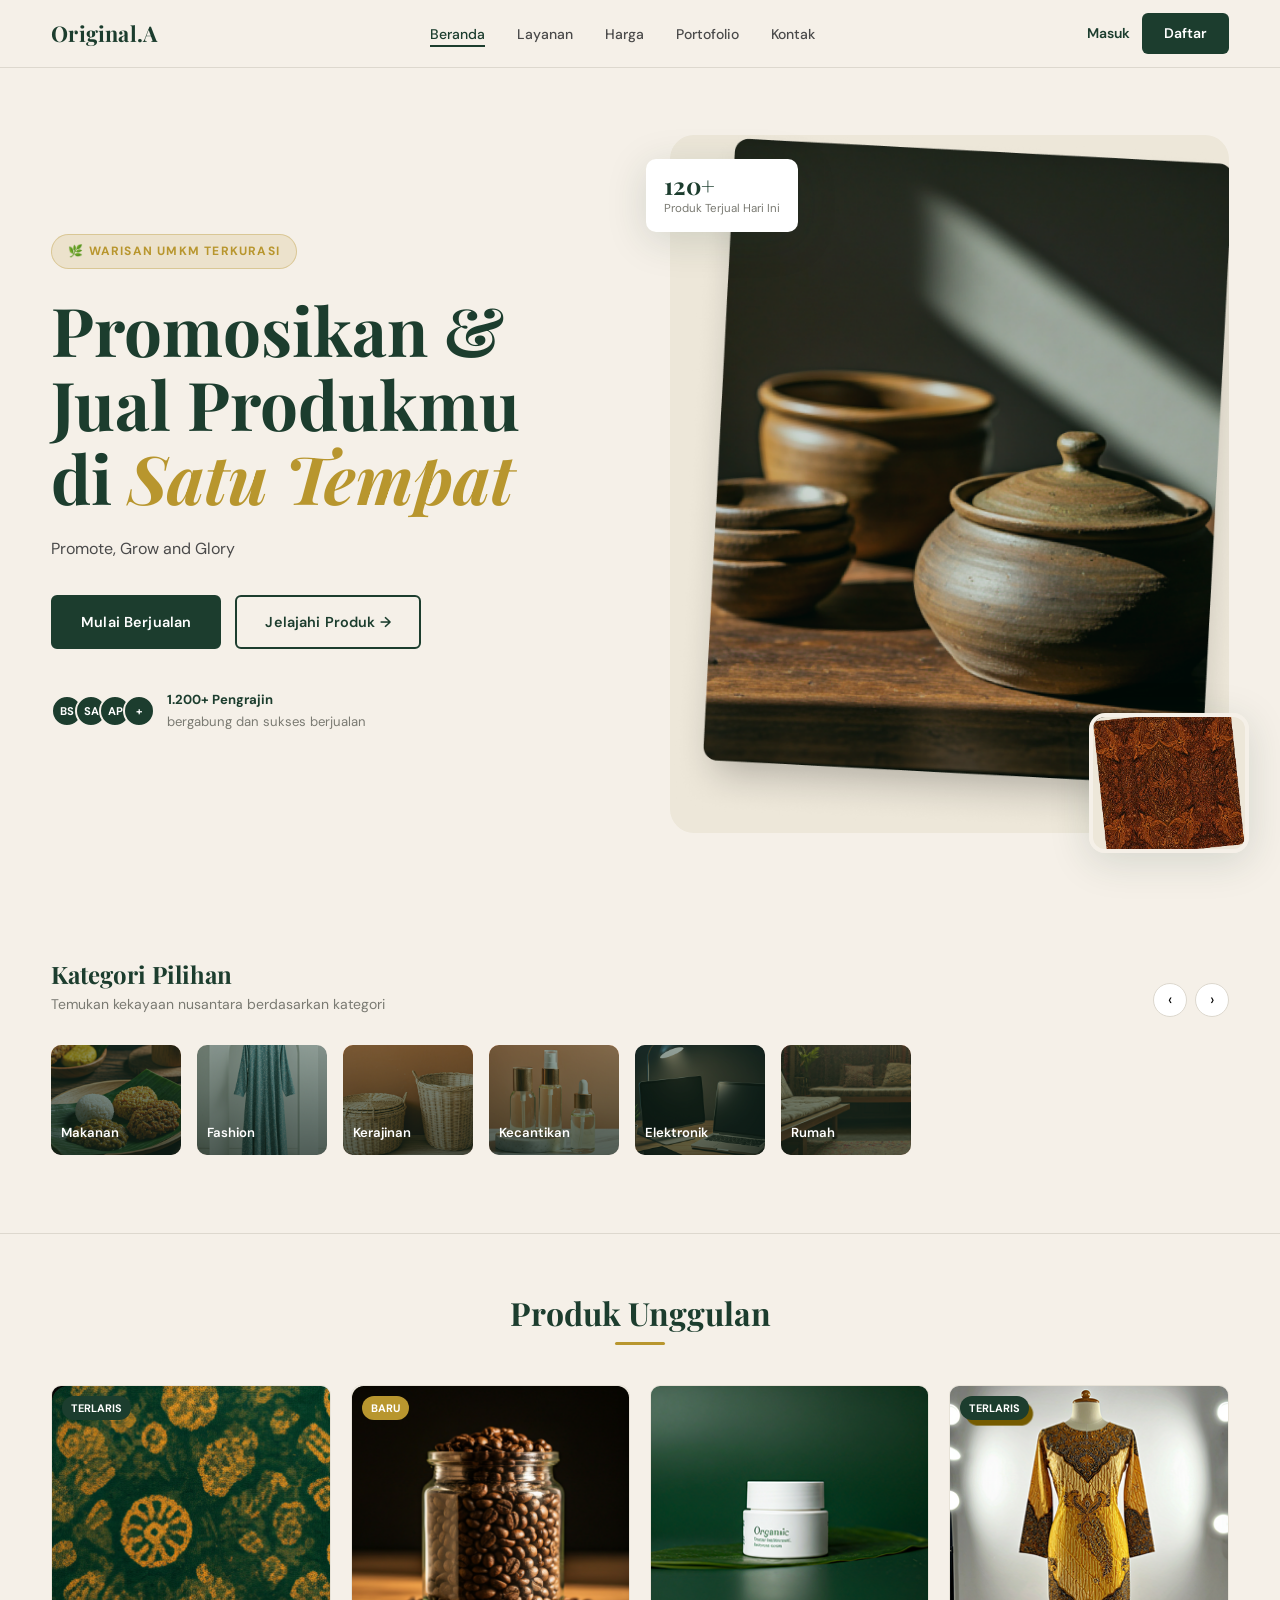
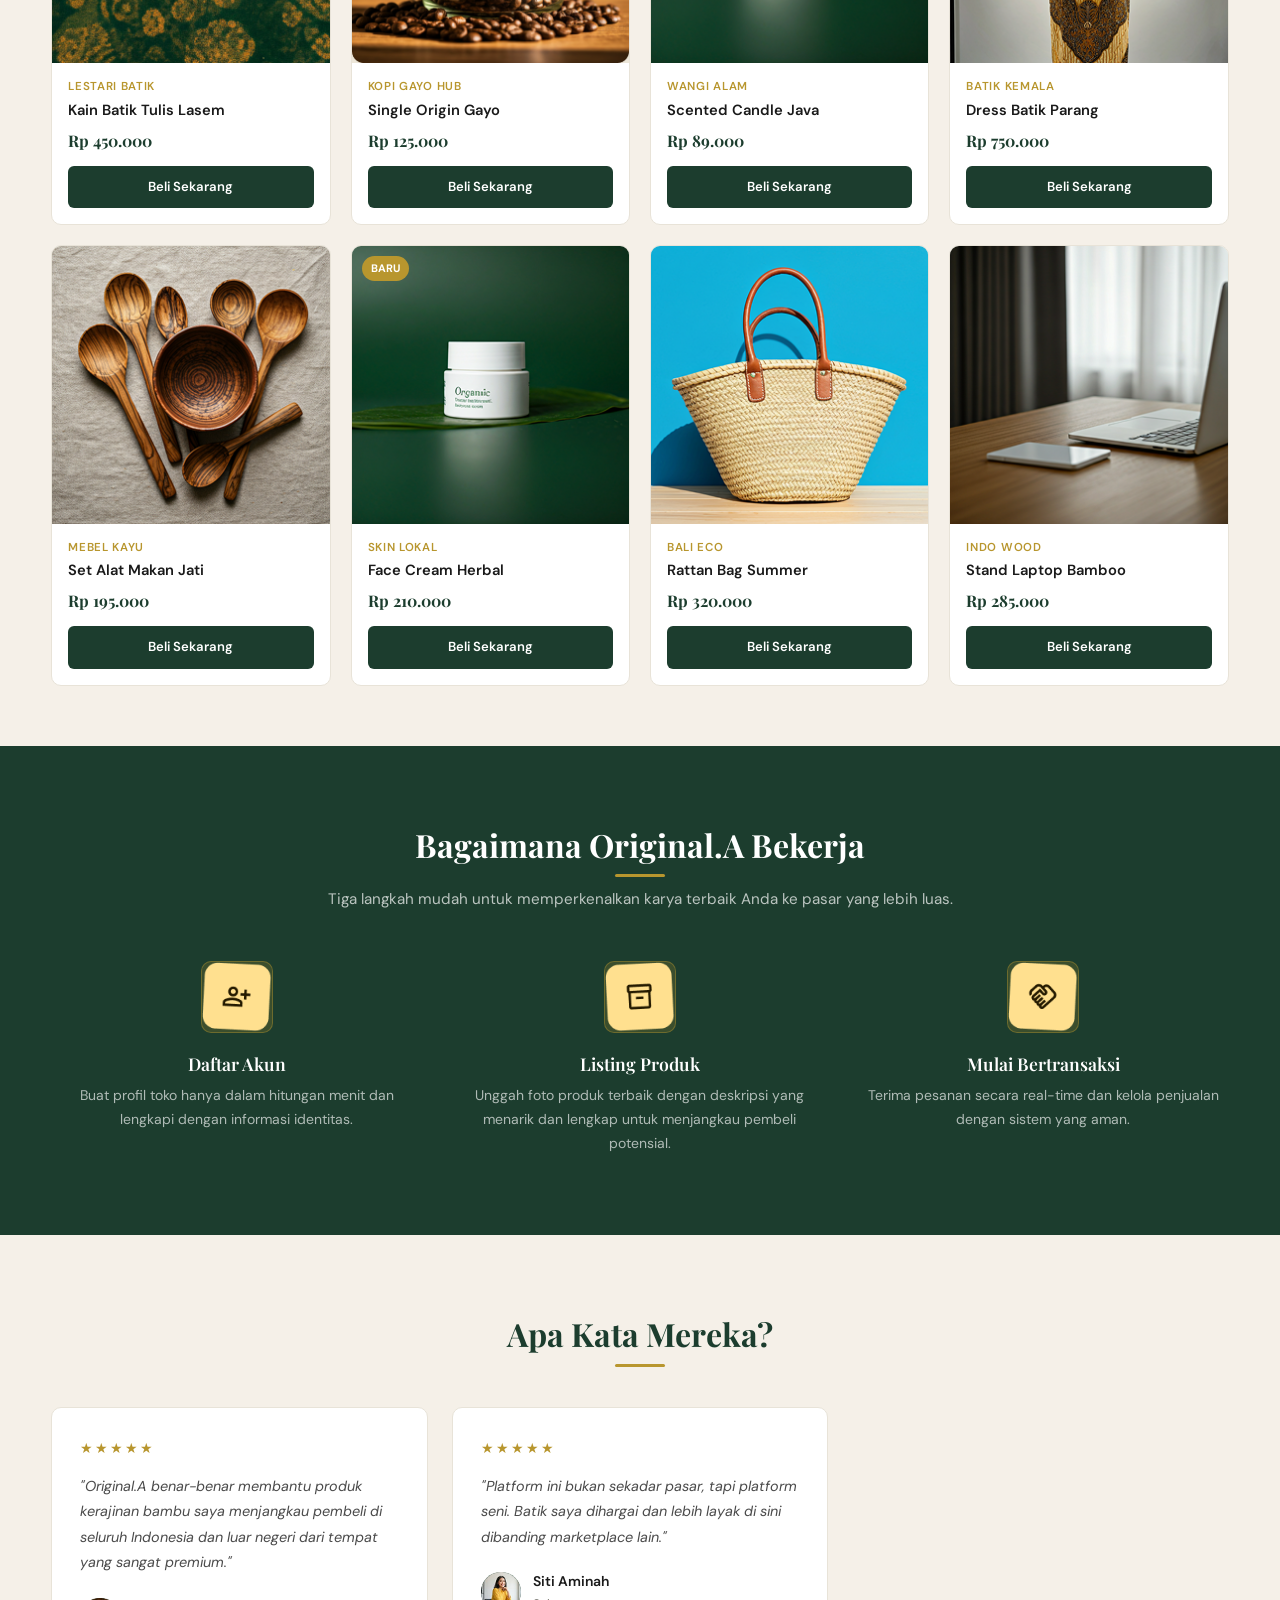
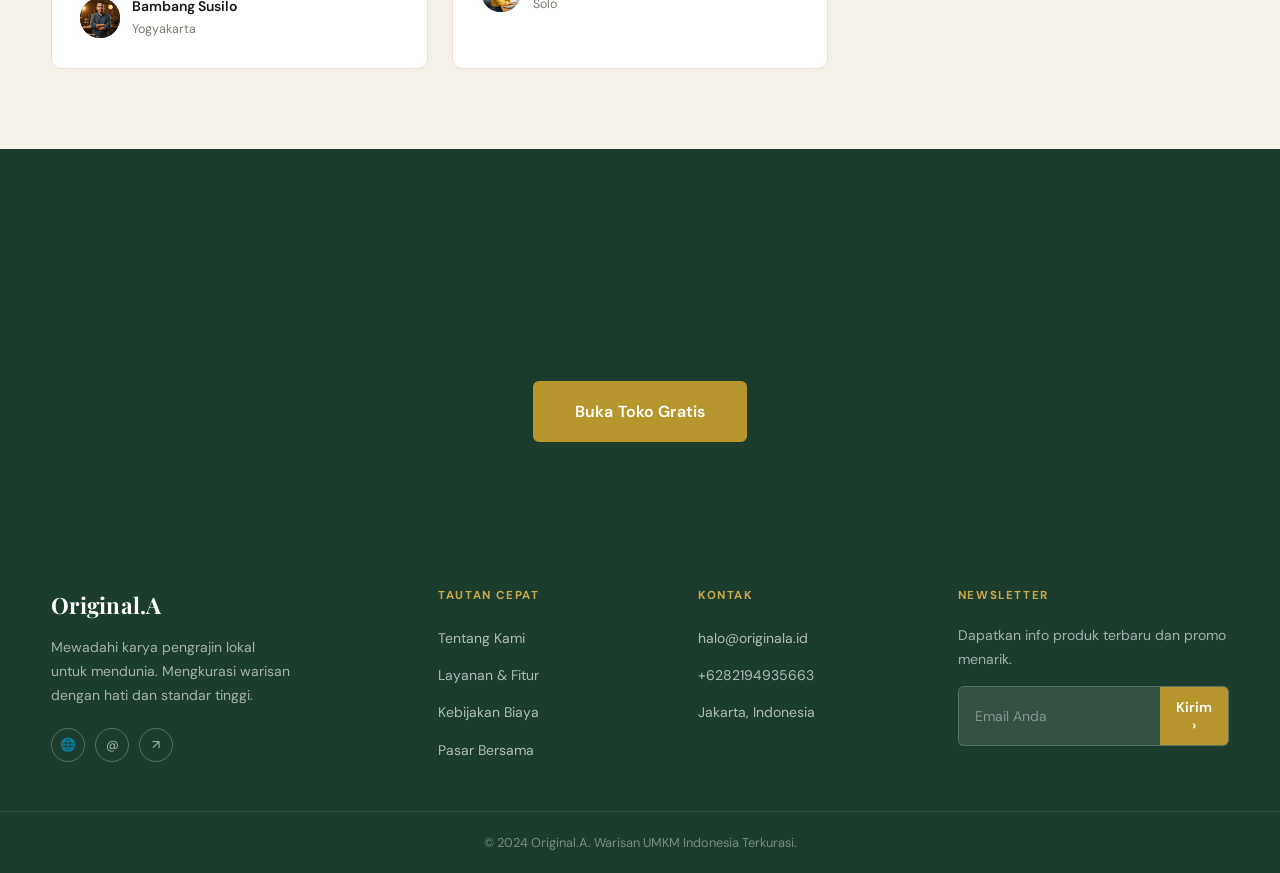
<file: index.html>
<!DOCTYPE html>
<html lang="id">

<head>
  <meta charset="UTF-8" />
  <meta name="viewport" content="width=device-width, initial-scale=1.0" />
  <title>Beranda — Original.A | Warisan UMKM Indonesia Terkurasi</title>
  <link rel="stylesheet" href="style.css" />
  <style>
    .hero {
      min-height: 100vh;
      display: flex;
      align-items: center;
      padding-top: var(--nav-height);
      background: var(--cream);
      overflow: hidden;
      position: relative;
    }

    .hero .container {
      display: grid;
      grid-template-columns: 1fr 1fr;
      gap: 60px;
      align-items: center;
      padding: 60px 0;
    }

    .hero-badge {
      display: inline-flex;
      align-items: center;
      gap: 8px;
      background: rgba(184, 150, 46, 0.15);
      border: 1px solid rgba(184, 150, 46, 0.35);
      border-radius: 100px;
      padding: 6px 16px;
      font-size: 0.75rem;
      font-weight: 700;
      letter-spacing: 0.1em;
      text-transform: uppercase;
      color: var(--gold);
      margin-bottom: 24px;
    }

    .hero h1 {
      font-size: clamp(2.6rem, 5.5vw, 4.2rem);
      line-height: 1.1;
      margin-bottom: 20px;
      color: var(--green);
    }

    .hero h1 span {
      color: var(--gold);
      font-style: italic;
    }

    .hero-desc {
      font-size: 1rem;
      line-height: 1.75;
      color: var(--text-mid);
      margin-bottom: 32px;
      max-width: 440px;
    }

    .hero-actions {
      display: flex;
      gap: 14px;
      flex-wrap: wrap;
      margin-bottom: 40px;
    }

    .hero-trust {
      display: flex;
      align-items: center;
      gap: 12px;
    }

    .trust-avatars {
      display: flex;
    }

    .trust-avatars span {
      width: 32px;
      height: 32px;
      border-radius: 50%;
      background: var(--green);
      color: var(--white);
      display: flex;
      align-items: center;
      justify-content: center;
      font-size: 0.7rem;
      font-weight: 700;
      border: 2px solid var(--cream);
      margin-left: -8px;
    }

    .trust-avatars span:first-child {
      margin-left: 0;
    }

    .trust-text {
      font-size: 0.82rem;
      color: var(--text-muted);
    }

    .trust-text strong {
      color: var(--green);
      display: block;
    }

    .hero-visual {
      position: relative;
    }

    .hero-img-main {
      width: 100%;
      aspect-ratio: 4/5;
      border-radius: var(--radius-xl);
      overflow: hidden;
      background: #D4C5A9;
      position: relative;
    }

    .hero-img-main img,
    .hero-img-thumb img {
      width: 100%;
      height: 100%;
      object-fit: cover;
    }

    .hero-img-thumb {
      position: absolute;
      bottom: -20px;
      right: -20px;
      width: 160px;
      height: 140px;
      border-radius: var(--radius-lg);
      overflow: hidden;
      border: 4px solid var(--cream);
      box-shadow: var(--shadow-lg);
    }

    .hero-stat-card {
      position: absolute;
      top: 24px;
      left: -24px;
      background: var(--white);
      border-radius: var(--radius-md);
      padding: 14px 18px;
      box-shadow: var(--shadow-lg);
    }

    .hero-stat-card .stat-num {
      font-family: var(--font-display);
      font-size: 1.5rem;
      font-weight: 700;
      color: var(--green);
      line-height: 1;
    }

    .hero-stat-card .stat-lbl {
      font-size: 0.72rem;
      color: var(--text-muted);
      margin-top: 2px;
    }

    .kategori-section {
      padding: 60px 0;
    }

    .section-header {
      display: flex;
      align-items: flex-end;
      justify-content: space-between;
      margin-bottom: 28px;
    }

    .section-header h2 {
      font-size: 1.5rem;
    }

    .section-header p {
      font-size: 0.875rem;
      color: var(--text-muted);
      margin-top: 4px;
    }

    .kategori-scroll {
      display: flex;
      gap: 16px;
      overflow-x: auto;
      padding-bottom: 8px;
      scrollbar-width: none;
    }

    .kategori-scroll::-webkit-scrollbar {
      display: none;
    }

    .kat-item {
      flex-shrink: 0;
      width: 130px;
      cursor: pointer;
      text-align: center;
      transition: var(--transition);
    }

    .kat-item:hover {
      transform: translateY(-4px);
    }

    .kat-img {
      width: 130px;
      height: 110px;
      border-radius: var(--radius-md);
      overflow: hidden;
      background: var(--cream-dark);
      margin-bottom: 10px;
      position: relative;
    }

    .kat-img img {
      width: 100%;
      height: 100%;
      object-fit: cover;
    }

    .kat-overlay {
      position: absolute;
      inset: 0;
      background: rgba(28, 61, 46, 0.4);
      display: flex;
      align-items: flex-end;
      padding: 10px;
      border-radius: var(--radius-md);
    }

    .kat-name {
      font-size: 0.82rem;
      font-weight: 600;
      color: var(--white);
    }

    .produk-section {
      padding: 60px 0;
    }

    .section-title-center {
      text-align: center;
      margin-bottom: 40px;
    }

    .section-title-center h2 {
      font-size: 2rem;
      margin-bottom: 6px;
    }

    .section-title-center h2::after {
      content: '';
      display: block;
      width: 50px;
      height: 3px;
      background: var(--gold);
      margin: 10px auto 0;
      border-radius: 2px;
    }

    .produk-grid {
      display: grid;
      grid-template-columns: repeat(4, 1fr);
      gap: 20px;
    }

    .produk-card {
      background: var(--white);
      border-radius: var(--radius-md);
      overflow: hidden;
      border: 1px solid var(--border-light);
      transition: var(--transition);
    }

    .produk-card:hover {
      box-shadow: var(--shadow-md);
      transform: translateY(-4px);
    }

    .produk-img {
      width: 100%;
      aspect-ratio: 1/1;
      background: var(--cream-dark);
      position: relative;
      overflow: hidden;
    }

    .produk-img img {
      width: 100%;
      height: 100%;
      object-fit: cover;
      transition: var(--transition);
    }

    .produk-card:hover .produk-img img {
      transform: scale(1.05);
    }

    .produk-label {
      position: absolute;
      top: 10px;
      left: 10px;
      background: var(--green);
      color: var(--white);
      font-size: 0.68rem;
      font-weight: 700;
      padding: 3px 9px;
      border-radius: 100px;
      text-transform: uppercase;
    }

    .produk-label.new {
      background: var(--gold);
    }

    .produk-info {
      padding: 14px 16px 16px;
    }

    .produk-toko {
      font-size: 0.72rem;
      color: var(--gold);
      font-weight: 600;
      text-transform: uppercase;
      letter-spacing: 0.06em;
      margin-bottom: 4px;
    }

    .produk-nama {
      font-size: 0.92rem;
      font-weight: 600;
      color: var(--text-dark);
      margin-bottom: 6px;
      line-height: 1.35;
    }

    .produk-harga {
      font-family: var(--font-display);
      font-size: 1rem;
      font-weight: 700;
      color: var(--green);
      margin-bottom: 12px;
    }

    .btn-beli {
      width: 100%;
      padding: 10px;
      background: var(--green);
      color: var(--white);
      border-radius: var(--radius-sm);
      font-size: 0.82rem;
      font-weight: 600;
      transition: var(--transition);
      text-align: center;
      display: block;
    }

    .btn-beli:hover {
      background: var(--green-mid);
    }

    .cara-kerja {
      background: var(--green);
      padding: 80px 0;
    }

    .cara-kerja .section-title-center h2 {
      color: var(--white);
    }

    .cara-kerja .section-title-center h2::after {
      background: var(--gold);
    }

    .cara-grid {
      display: grid;
      grid-template-columns: repeat(3, 1fr);
      gap: 32px;
      margin-top: 48px;
    }

    .cara-item {
      text-align: center;
    }

    .cara-icon {
      width: 72px;
      height: 72px;
      background: rgba(184, 150, 46, 0.2);
      border: 1px solid rgba(184, 150, 46, 0.4);
      border-radius: var(--radius-md);
      display: flex;
      align-items: center;
      justify-content: center;
      margin: 0 auto 20px;
    }

    .cara-item h3 {
      color: var(--white);
      font-size: 1.1rem;
      margin-bottom: 10px;
    }

    .cara-item p {
      color: rgba(255, 255, 255, 0.65);
      font-size: 0.875rem;
      line-height: 1.7;
    }

    .testimoni-section {
      padding: 80px 0;
      background: var(--cream);
    }

    .testi-grid {
      display: grid;
      grid-template-columns: repeat(3, 1fr);
      gap: 24px;
    }

    .testi-card {
      background: var(--white);
      border: 1px solid var(--border-light);
      border-radius: var(--radius-md);
      padding: 28px;
      transition: var(--transition);
    }

    .testi-card:hover {
      box-shadow: var(--shadow-md);
    }

    .stars {
      color: var(--gold);
      font-size: 0.9rem;
      letter-spacing: 2px;
      margin-bottom: 14px;
    }

    .testi-text {
      font-size: 0.9rem;
      color: var(--text-mid);
      line-height: 1.75;
      margin-bottom: 20px;
      font-style: italic;
    }

    .testi-author {
      display: flex;
      align-items: center;
      gap: 12px;
    }

    .testi-avatar {
      width: 40px;
      height: 40px;
      border-radius: 50%;
      background: var(--green);
      color: var(--white);
      display: flex;
      align-items: center;
      justify-content: center;
      font-weight: 700;
      font-size: 0.9rem;
      flex-shrink: 0;
    }

    .testi-name {
      font-size: 0.875rem;
      font-weight: 600;
      color: var(--text-dark);
    }

    .testi-lokasi {
      font-size: 0.78rem;
      color: var(--text-muted);
    }

    .cta-bottom {
      background: var(--green);
      padding: 80px 0;
      text-align: center;
    }

    .cta-bottom h2 {
      color: var(--white);
      font-size: clamp(1.8rem, 4vw, 2.8rem);
      margin-bottom: 12px;
    }

    .cta-bottom p {
      color: rgba(255, 255, 255, 0.7);
      font-size: 1rem;
      margin-bottom: 32px;
      max-width: 480px;
      margin-left: auto;
      margin-right: auto;
    }

    .cta-bottom .btn-gold {
      font-size: 1rem;
      padding: 15px 40px;
      border-radius: var(--radius-sm);
    }

    .img-placeholder {
      background: var(--cream-dark);
      display: flex;
      align-items: center;
      justify-content: center;
      font-size: 2rem;
      color: var(--text-muted);
      width: 100%;
      height: 100%;
    }

    .login-modal-overlay {
      position: fixed;
      inset: 0;
      z-index: 2000;
      background: rgba(28, 61, 46, 0.55);
      backdrop-filter: blur(4px);
      display: flex;
      align-items: center;
      justify-content: center;
      opacity: 0;
      pointer-events: none;
      transition: opacity 0.3s ease;
    }

    .login-modal-overlay.active {
      opacity: 1;
      pointer-events: auto;
    }

    .login-modal-box {
      background: var(--white);
      border-radius: var(--radius-xl);
      padding: 48px 40px;
      max-width: 400px;
      width: 90%;
      text-align: center;
      position: relative;
      box-shadow: var(--shadow-lg);
      transform: translateY(20px) scale(0.97);
      transition: transform 0.3s ease;
    }

    .login-modal-overlay.active .login-modal-box {
      transform: translateY(0) scale(1);
    }

    .login-modal-icon {
      font-size: 3rem;
      margin-bottom: 14px;
    }

    .login-modal-box h3 {
      font-size: 1.4rem;
      color: var(--green);
      margin-bottom: 10px;
    }

    .login-modal-box p {
      font-size: 0.9rem;
      color: var(--text-mid);
      margin-bottom: 28px;
      line-height: 1.65;
    }

    .login-modal-actions {
      display: flex;
      flex-direction: column;
      gap: 10px;
    }

    .login-modal-close {
      position: absolute;
      top: 14px;
      right: 14px;
      width: 32px;
      height: 32px;
      border-radius: 50%;
      background: var(--cream);
      color: var(--text-mid);
      font-size: 0.9rem;
      display: flex;
      align-items: center;
      justify-content: center;
      border: none;
      cursor: pointer;
      transition: var(--transition);
    }

    .login-modal-close:hover {
      background: var(--cream-dark);
      color: var(--green);
    }

    @media(max-width:1024px) {
      .produk-grid {
        grid-template-columns: repeat(2, 1fr);
      }
    }

    @media(max-width:768px) {
      .hero .container {
        grid-template-columns: 1fr;
      }

      .hero-visual {
        display: none;
      }

      .cara-grid {
        grid-template-columns: 1fr;
      }

      .testi-grid {
        grid-template-columns: 1fr;
      }

      .produk-grid {
        grid-template-columns: repeat(2, 1fr);
      }
    }

    @media(max-width:480px) {
      .produk-grid {
        grid-template-columns: 1fr;
      }
    }
  </style>
</head>

<body>

  <!-- NAVBAR -->
  <nav class="navbar" id="navbar">
    <div class="nav-inner">
      <a href="beranda.html" class="nav-logo">Original.A</a>
      <ul class="nav-links" id="navLinks">
        <li><a href="index.html" class="active">Beranda</a></li>
        <li><a href="layanan.html">Layanan</a></li>
        <li><a href="harga.html">Harga</a></li>
        <li><a href="portofolio.html">Portofolio</a></li>
        <li><a href="kontak.html">Kontak</a></li>
      </ul>
      <div class="nav-actions">
        <a href="login.html" class="nav-masuk">Masuk</a>
        <a href="registrasi.html" class="nav-daftar">Daftar</a>
      </div>
      <button class="nav-toggle" id="navToggle"><span></span><span></span><span></span></button>
    </div>
  </nav>

  <!-- HERO -->
  <section class="hero">
    <div class="container">
      <div>
        <div class="hero-badge fade-up">🌿 Warisan UMKM Terkurasi</div>
        <h1 class="fade-up">Promosikan &amp; Jual Produkmu<br>di <span>Satu Tempat</span></h1>
        <p class="hero-desc fade-up">Promote, Grow and Glory</p>
        <div class="hero-actions fade-up">
          <a href="registrasi.html" class="btn btn-primary">Mulai Berjualan</a>
          <a href="portofolio.html" class="btn btn-outline">Jelajahi Produk →</a>
        </div>
        <div class="hero-trust fade-up">
          <div class="trust-avatars">
            <span>BS</span><span>SA</span><span>AP</span><span>+</span>
          </div>
          <div class="trust-text">
            <strong>1.200+ Pengrajin</strong>
            bergabung dan sukses berjualan
          </div>
        </div>
      </div>
      <div class="hero-visual fade-up">
        <div class="hero-img-main">
          <div class="img-placeholder"><img src="img/home 1.png" alt=""></div>
        </div>
        <div class="hero-img-thumb">
          <div class="img-placeholder" style="font-size:1.4rem;"><img src="img/home 2.png" alt=""></div>
        </div>
        <div class="hero-stat-card">
          <div class="stat-num">120+</div>
          <div class="stat-lbl">Produk Terjual Hari Ini</div>
        </div>
      </div>
    </div>
  </section>

  <!-- KATEGORI -->
  <section class="kategori-section">
    <div class="container">
      <div class="section-header fade-up">
        <div>
          <h2>Kategori Pilihan</h2>
          <p>Temukan kekayaan nusantara berdasarkan kategori</p>
        </div>
        <div style="display:flex;gap:8px;">
          <button
            style="width:34px;height:34px;border-radius:50%;border:1px solid var(--border);background:var(--white);cursor:pointer;font-size:1rem;">‹</button>
          <button
            style="width:34px;height:34px;border-radius:50%;border:1px solid var(--border);background:var(--white);cursor:pointer;font-size:1rem;">›</button>
        </div>
      </div>
      <div class="kategori-scroll fade-up">
        <div class="kat-item">
          <div class="kat-img">
            <div class="img-placeholder"><img src="img/makanan.png" alt=""></div>
            <div class="kat-overlay"><span class="kat-name">Makanan</span></div>
          </div>
        </div>
        <div class="kat-item">
          <div class="kat-img">
            <div class="img-placeholder"><img src="img/ootd.png" alt=""></div>
            <div class="kat-overlay"><span class="kat-name">Fashion</span></div>
          </div>
        </div>
        <div class="kat-item">
          <div class="kat-img">
            <div class="img-placeholder"><img src="img/kerajinan.png" alt=""></div>
            <div class="kat-overlay"><span class="kat-name">Kerajinan</span></div>
          </div>
        </div>
        <div class="kat-item">
          <div class="kat-img">
            <div class="img-placeholder"><img src="img/kecantikan.png" alt=""></div>
            <div class="kat-overlay"><span class="kat-name">Kecantikan</span></div>
          </div>
        </div>
        <div class="kat-item">
          <div class="kat-img">
            <div class="img-placeholder"><img src="img/elektronik.png" alt=""></div>
            <div class="kat-overlay"><span class="kat-name">Elektronik</span></div>
          </div>
        </div>
        <div class="kat-item">
          <div class="kat-img">
            <div class="img-placeholder"><img src="img/rumah 2.png" alt=""></div>
            <div class="kat-overlay"><span class="kat-name">Rumah</span></div>
          </div>
        </div>
      </div>
    </div>
  </section>

  <div class="divider"></div>

  <!-- PRODUK UNGGULAN -->
  <section class="produk-section">
    <div class="container">
      <div class="section-title-center fade-up">
        <h2>Produk Unggulan</h2>
      </div>
      <div class="produk-grid">
        <div class="produk-card fade-up">
          <div class="produk-img">
            <div class="img-placeholder"><img src="img/batik.png" alt=""></div>
            <span class="produk-label">Terlaris</span>
          </div>
          <div class="produk-info">
            <div class="produk-toko">Lestari Batik</div>
            <div class="produk-nama">Kain Batik Tulis Lasem</div>
            <div class="produk-harga">Rp 450.000</div>
            <a href="#" onclick="requireLogin(event)" class="btn-beli">Beli Sekarang</a>
          </div>
        </div>
        <div class="produk-card fade-up">
          <div class="produk-img">
            <div class="img-placeholder"><img src="img/kopi.png" alt=""></div>
            <span class="produk-label new">Baru</span>
          </div>
          <div class="produk-info">
            <div class="produk-toko">Kopi Gayo Hub</div>
            <div class="produk-nama">Single Origin Gayo</div>
            <div class="produk-harga">Rp 125.000</div>
            <a href="#" onclick="requireLogin(event)" class="btn-beli">Beli Sekarang</a>
          </div>
        </div>
        <div class="produk-card fade-up">
          <div class="produk-img">
            <div class="img-placeholder"><img src="img/cream wajah.png" alt=""></div>
          </div>
          <div class="produk-info">
            <div class="produk-toko">Wangi Alam</div>
            <div class="produk-nama">Scented Candle Java</div>
            <div class="produk-harga">Rp 89.000</div>
            <a href="#" onclick="requireLogin(event)" class="btn-beli">Beli Sekarang</a>
          </div>
        </div>
        <div class="produk-card fade-up">
          <div class="produk-img">
            <div class="img-placeholder"><img src="img/baju batik.png" alt=""></div>
            <span class="produk-label">Terlaris</span>
          </div>
          <div class="produk-info">
            <div class="produk-toko">Batik Kemala</div>
            <div class="produk-nama">Dress Batik Parang</div>
            <div class="produk-harga">Rp 750.000</div>
            <a href="#" onclick="requireLogin(event)" class="btn-beli">Beli Sekarang</a>
          </div>
        </div>
        <div class="produk-card fade-up">
          <div class="produk-img">
            <div class="img-placeholder"><img src="img/alat makan.png" alt=""></div>
          </div>
          <div class="produk-info">
            <div class="produk-toko">Mebel Kayu</div>
            <div class="produk-nama">Set Alat Makan Jati</div>
            <div class="produk-harga">Rp 195.000</div>
            <a href="#" onclick="requireLogin(event)" class="btn-beli">Beli Sekarang</a>
          </div>
        </div>
        <div class="produk-card fade-up">
          <div class="produk-img">
            <div class="img-placeholder"><img src="img/cream wajah.png" alt=""></div>
            <span class="produk-label new">Baru</span>
          </div>
          <div class="produk-info">
            <div class="produk-toko">Skin Lokal</div>
            <div class="produk-nama">Face Cream Herbal</div>
            <div class="produk-harga">Rp 210.000</div>
            <a href="#" onclick="requireLogin(event)" class="btn-beli">Beli Sekarang</a>
          </div>
        </div>
        <div class="produk-card fade-up">
          <div class="produk-img">
            <div class="img-placeholder"><img src="img/tas rajut.png" alt=""></div>
          </div>
          <div class="produk-info">
            <div class="produk-toko">Bali Eco</div>
            <div class="produk-nama">Rattan Bag Summer</div>
            <div class="produk-harga">Rp 320.000</div>
            <a href="#" onclick="requireLogin(event)" class="btn-beli">Beli Sekarang</a>
          </div>
        </div>
        <div class="produk-card fade-up">
          <div class="produk-img">
            <div class="img-placeholder"><img src="img/stand laptop.png" alt=""></div>
          </div>
          <div class="produk-info">
            <div class="produk-toko">Indo Wood</div>
            <div class="produk-nama">Stand Laptop Bamboo</div>
            <div class="produk-harga">Rp 285.000</div>
            <a href="#" onclick="requireLogin(event)" class="btn-beli">Beli Sekarang</a>
          </div>
        </div>
      </div>
    </div>
  </section>

  <!-- CARA KERJA -->
  <section class="cara-kerja">
    <div class="container">
      <div class="section-title-center fade-up">
        <h2>Bagaimana Original.A Bekerja</h2>
        <p style="color:rgba(255,255,255,0.7);margin-top:10px;">Tiga langkah mudah untuk memperkenalkan karya terbaik
          Anda ke pasar yang lebih luas.</p>
      </div>
      <div class="cara-grid">
        <div class="cara-item fade-up">
          <div class="cara-icon"><img src="img/Background 1.png" alt=""></div>
          <h3>Daftar Akun</h3>
          <p>Buat profil toko hanya dalam hitungan menit dan lengkapi dengan informasi identitas.</p>
        </div>
        <div class="cara-item fade-up">
          <div class="cara-icon"><img src="img/Background 2.png" alt=""></div>
          <h3>Listing Produk</h3>
          <p>Unggah foto produk terbaik dengan deskripsi yang menarik dan lengkap untuk menjangkau pembeli potensial.
          </p>
        </div>
        <div class="cara-item fade-up">
          <div class="cara-icon"><img src="img/Background 3.png" alt=""></div>
          <h3>Mulai Bertransaksi</h3>
          <p>Terima pesanan secara real-time dan kelola penjualan dengan sistem yang aman.</p>
        </div>
      </div>
    </div>
  </section>

  <!-- TESTIMONI -->
  <section class="testimoni-section">
    <div class="container">
      <div class="section-title-center fade-up">
        <h2>Apa Kata Mereka?</h2>
      </div>
      <div class="testi-grid">
        <div class="testi-card fade-up">
          <div class="stars">★★★★★</div>
          <p class="testi-text">"Original.A benar-benar membantu produk kerajinan bambu saya menjangkau pembeli di
            seluruh Indonesia dan luar negeri dari tempat yang sangat premium."</p>
          <div class="testi-author">
            <div class="testi-avatar"><img src="img/bambang.png" alt=""></div>
            <div>
              <div class="testi-name">Bambang Susilo</div>
              <div class="testi-lokasi">Yogyakarta</div>
            </div>
          </div>
        </div>
        <div class="testi-card fade-up">
          <div class="stars">★★★★★</div>
          <p class="testi-text">"Platform ini bukan sekadar pasar, tapi platform seni. Batik saya dihargai dan lebih
            layak di sini dibanding marketplace lain."</p>
          <div class="testi-author">
            <div class="testi-avatar"><img src="img/siti.png" alt=""></div>
            <div>
              <div class="testi-name">Siti Aminah</div>
              <div class="testi-lokasi">Solo</div>
            </div>
          </div>
        </div>
        <div class="testi-card fade-up">
          <div class="stars">★★★★★</div>
          <p class="testi-text">"Sistem pembayarannya sangat transparan dan aman. Sangat cocok bagi UMKM yang baru ingin
            go-digital."</p>
          <div class="testi-author">
            <div class="testi-avatar"><img src="img/andi.png" alt=""></div>
            <div>
              <div class="testi-name">Andi Pratama</div>
              <div class="testi-lokasi">Semarang</div>
            </div>
          </div>
        </div>
      </div>
    </div>
  </section>

  <!-- CTA BOTTOM -->
  <section class="cta-bottom">
    <div class="container">
      <h2 class="fade-up">Siap Memulai? Daftarkan Tokomu Sekarang</h2>
      <p class="fade-up">Gabung dengan komunitas UMKM terkurasi terbesar di Indonesia dan kembangkan bisnismu hari ini.
      </p>
      <a href="pendaftaran-toko.html" class="btn btn-gold fade-up">Buka Toko Gratis</a>
    </div>
  </section>

  <!-- FOOTER -->
  <footer>
    <div class="container">
      <div class="footer-top">
        <div class="footer-brand">
          <div class="nav-logo"
            style="color:var(--white);font-family:var(--font-display);font-size:1.4rem;font-weight:700;margin-bottom:12px;">
            Original.A</div>
          <p>Mewadahi karya pengrajin lokal untuk mendunia. Mengkurasi warisan dengan hati dan standar tinggi.</p>
          <div class="footer-socials" style="margin-top:20px;">
            <a href="#">🌐</a><a href="#">@</a><a href="#">↗</a>
          </div>
        </div>
        <div class="footer-col">
          <h5>Tautan Cepat</h5>
          <ul>
            <li><a href="beranda.html">Tentang Kami</a></li>
            <li><a href="layanan.html">Layanan &amp; Fitur</a></li>
            <li><a href="harga.html">Kebijakan Biaya</a></li>
            <li><a href="portofolio.html">Pasar Bersama</a></li>
          </ul>
        </div>
        <div class="footer-col">
          <h5>Kontak</h5>
          <ul>
            <li><a href="#">halo@originala.id</a></li>
            <li><a href="https://wa.me/6282194935663">+6282194935663</a></li>
            <li><a href="#">Jakarta, Indonesia</a></li>
          </ul>
        </div>
        <div class="footer-col">
          <h5>Newsletter</h5>
          <p style="color:rgba(255,255,255,0.6);font-size:0.875rem;margin-bottom:14px;">Dapatkan info produk terbaru dan
            promo menarik.</p>
          <div class="newsletter-form">
            <input type="email" placeholder="Email Anda" />
            <button>Kirim ›</button>
          </div>
        </div>
      </div>
    </div>
    <div class="footer-bottom">
      <div class="container">© 2024 Original.A. Warisan UMKM Indonesia Terkurasi.</div>
    </div>
  </footer>

  <button class="scroll-top" id="scrollTop" onclick="window.scrollTo({top:0,behavior:'smooth'})">↑</button>

  <!-- MODAL LOGIN REQUIRED -->
  <div class="login-modal-overlay" id="loginModal">
    <div class="login-modal-box">
      <button class="login-modal-close" onclick="closeLoginModal()">✕</button>
      <div class="login-modal-icon">🔒</div>
      <h3>Login Diperlukan</h3>
      <p>Untuk membeli produk, Anda perlu masuk ke akun terlebih dahulu.</p>
      <div class="login-modal-actions">
        <a href="login.html" class="btn btn-primary">Masuk Sekarang</a>
        <a href="registrasi.html" class="btn btn-outline">Daftar Gratis</a>
      </div>
    </div>
  </div>

  <script>
    const navbar = document.getElementById('navbar');
    window.addEventListener('scroll', () => {
      navbar.classList.toggle('scrolled', window.scrollY > 40);
      document.getElementById('scrollTop').classList.toggle('show', window.scrollY > 400);
    });
    document.getElementById('navToggle').addEventListener('click', () => {
      document.getElementById('navLinks').classList.toggle('open');
    });
    const obs = new IntersectionObserver(entries => {
      entries.forEach((e, i) => { if (e.isIntersecting) setTimeout(() => e.target.classList.add('visible'), i * 80); });
    }, { threshold: 0.1 });
    document.querySelectorAll('.fade-up').forEach(el => obs.observe(el));

    function requireLogin(e) {
      e.preventDefault();
      document.getElementById('loginModal').classList.add('active');
      document.body.style.overflow = 'hidden';
    }
    function closeLoginModal() {
      document.getElementById('loginModal').classList.remove('active');
      document.body.style.overflow = '';
    }
    document.getElementById('loginModal').addEventListener('click', function (e) {
      if (e.target === this) closeLoginModal();
    });
    document.addEventListener('keydown', e => { if (e.key === 'Escape') closeLoginModal(); });

    /* ---- CEK STATUS LOGIN ---- */
    (function checkLoginNav() {
      const u = localStorage.getItem('oa_user');
      if (u) {
        window.location.replace('index-loggedin.html');
        return;
      }
    })();
  </script>
  <script src="cart.js"></script>
</body>

</html>
</file>
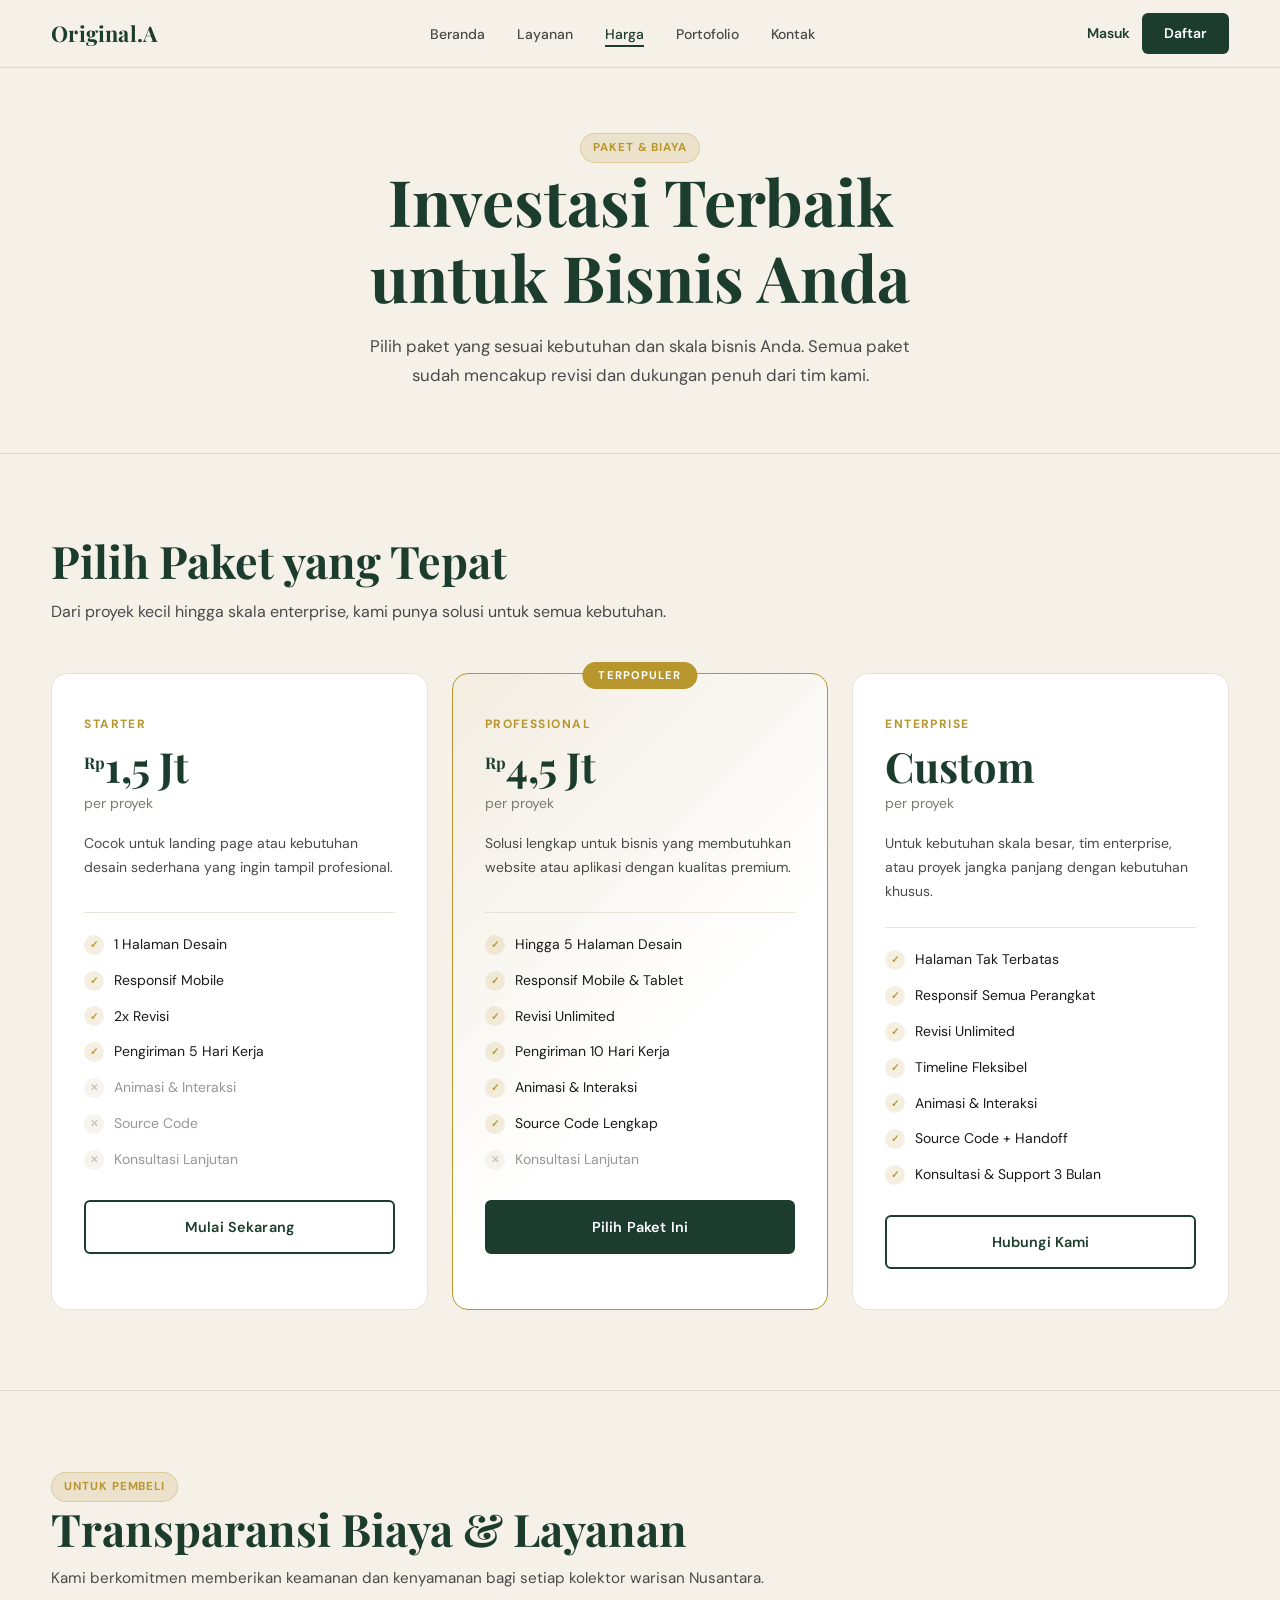
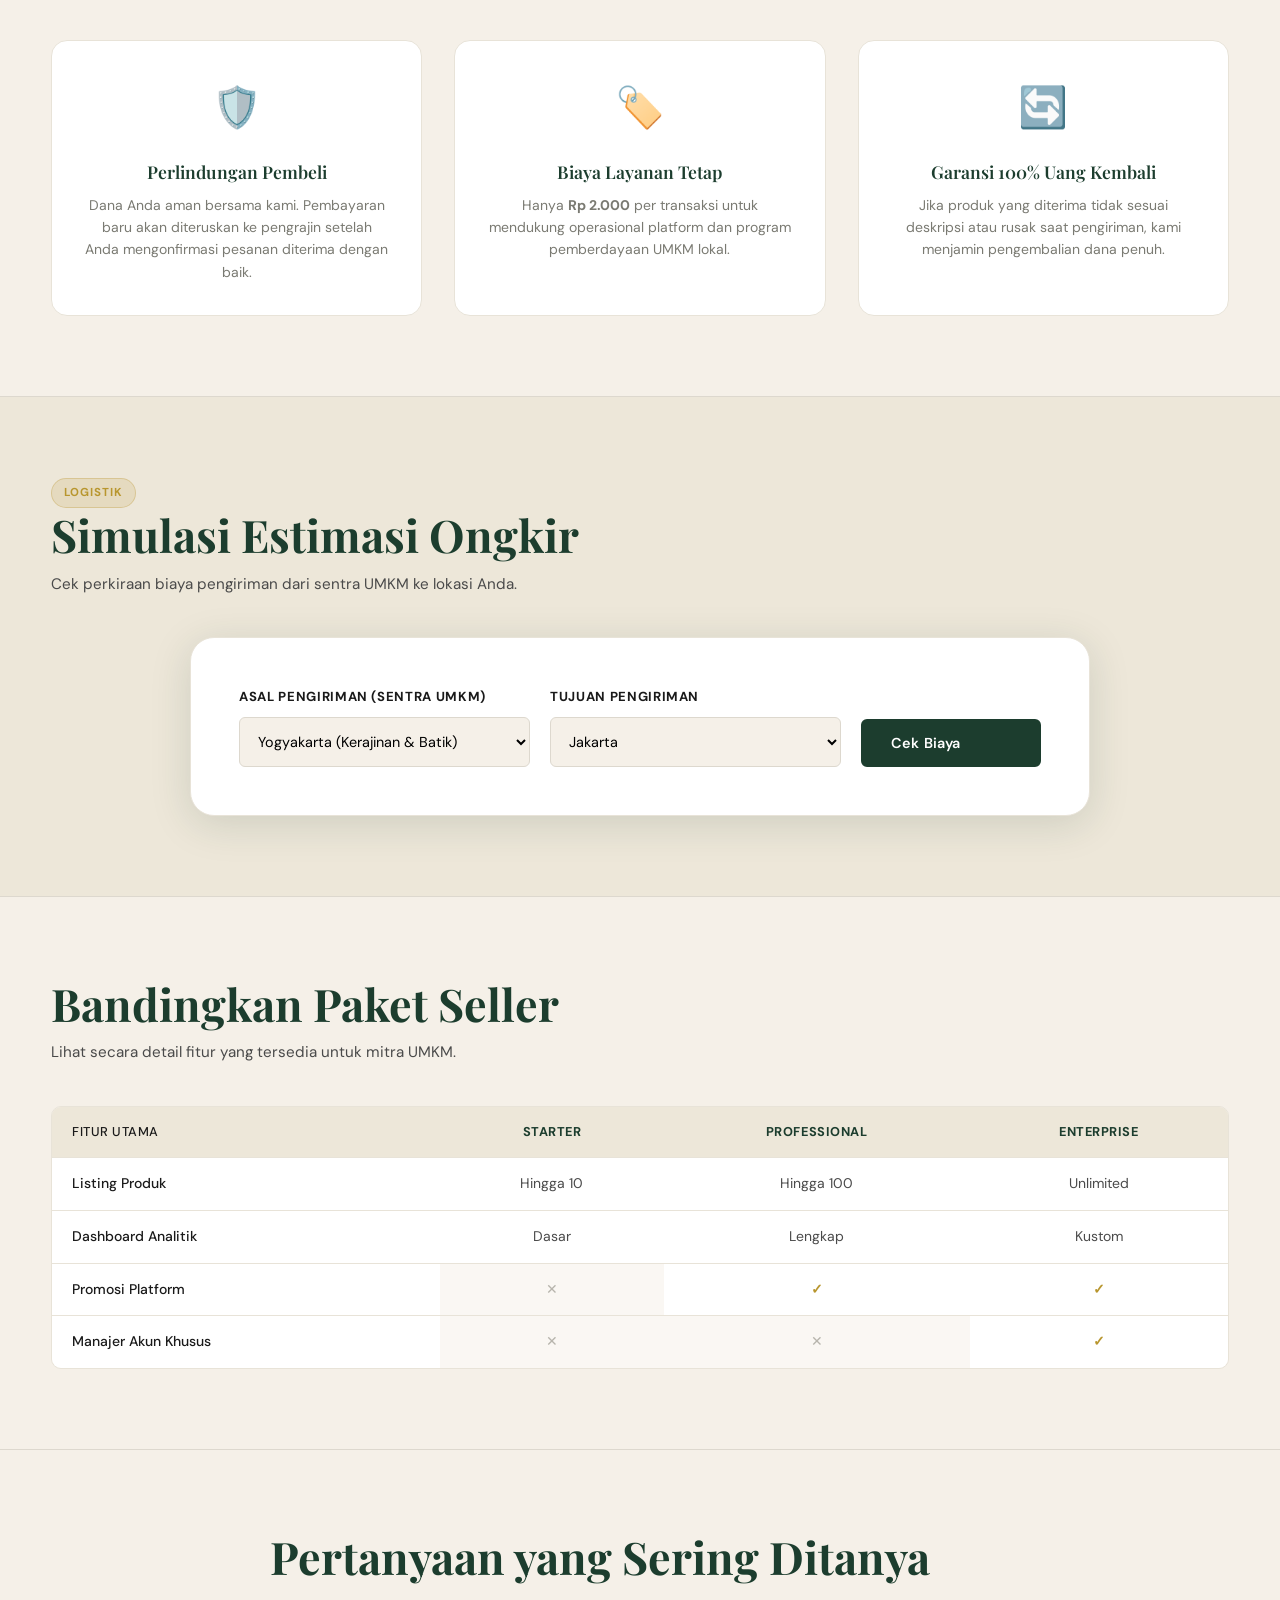
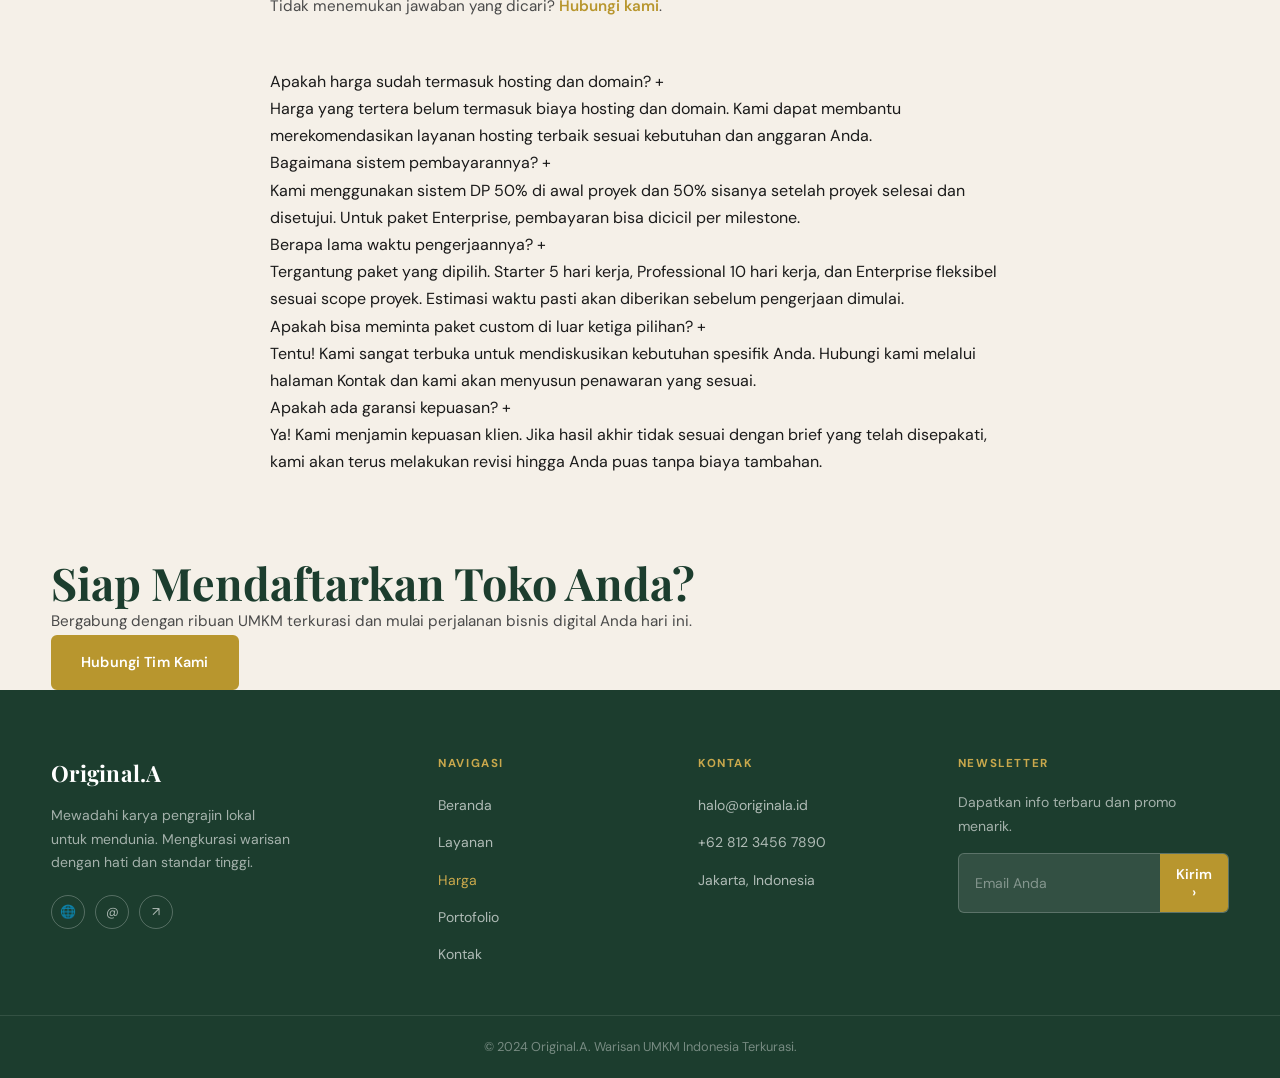
<file: harga.html>
<!DOCTYPE html>
<html lang="id">
<head>
  <meta charset="UTF-8" />
  <meta name="viewport" content="width=device-width, initial-scale=1.0" />
  <title>Harga — Original.A | Platform Warisan UMKM Indonesia</title>
  <link rel="stylesheet" href="style.css" />
  <style>
    /* ── Pricing Grid ── */
    .pricing-grid {
      display: grid;
      grid-template-columns: repeat(auto-fit, minmax(300px, 1fr));
      gap: 24px;
      margin-top: 48px;
    }

    .pricing-card {
      background: var(--white);
      border: 1px solid var(--border-light);
      border-radius: var(--radius-lg);
      padding: 40px 32px;
      transition: var(--transition);
      position: relative;
    }

    .pricing-card:hover {
      box-shadow: var(--shadow-lg);
      transform: translateY(-4px);
      border-color: var(--border);
    }

    .pricing-card.featured {
      border-color: var(--gold);
      background: linear-gradient(135deg, rgba(184,150,46,0.04) 0%, var(--white) 60%);
    }

    .featured-badge {
      position: absolute;
      top: -12px;
      left: 50%;
      transform: translateX(-50%);
      background: var(--gold);
      color: var(--white);
      font-size: 0.7rem;
      font-weight: 700;
      letter-spacing: 0.1em;
      padding: 4px 16px;
      border-radius: 100px;
      text-transform: uppercase;
      white-space: nowrap;
    }

    .plan-name {
      font-family: var(--font-body);
      font-size: 0.75rem;
      font-weight: 700;
      letter-spacing: 0.12em;
      text-transform: uppercase;
      color: var(--gold);
      margin-bottom: 10px;
    }

    .plan-price {
      font-family: var(--font-display);
      font-size: 2.6rem;
      font-weight: 700;
      color: var(--green);
      line-height: 1;
      margin-bottom: 6px;
    }

    .plan-price sup {
      font-size: 1rem;
      vertical-align: top;
      margin-top: 10px;
      display: inline-block;
    }

    .plan-period {
      font-size: 0.875rem;
      color: var(--text-muted);
      margin-bottom: 16px;
    }

    .plan-desc {
      font-size: 0.875rem;
      color: var(--text-mid);
      line-height: 1.7;
      margin-bottom: 24px;
      min-height: 56px;
    }

    .plan-divider {
      border: none;
      border-top: 1px solid var(--border-light);
      margin-bottom: 20px;
    }

    .plan-features {
      display: flex;
      flex-direction: column;
      gap: 12px;
      margin-bottom: 28px;
    }

    .plan-features li {
      display: flex;
      align-items: center;
      gap: 10px;
      font-size: 0.875rem;
      color: var(--text-dark);
    }

    .plan-features li .feat-icon {
      width: 20px;
      height: 20px;
      min-width: 20px;
      border-radius: 50%;
      display: flex;
      align-items: center;
      justify-content: center;
      font-size: 0.65rem;
      font-weight: 700;
    }

    .feat-icon.yes {
      background: rgba(184,150,46,0.15);
      color: var(--gold);
    }

    .feat-icon.no {
      background: var(--cream-dark);
      color: var(--text-muted);
    }

    .plan-features li.disabled {
      opacity: 0.45;
    }

    /* ── Compare Table ── */
    .compare-wrap {
      overflow-x: auto;
      border-radius: var(--radius-md);
      border: 1px solid var(--border-light);
    }

    .compare-table {
      width: 100%;
      border-collapse: collapse;
      font-size: 0.875rem;
      min-width: 540px;
    }

    .compare-table th,
    .compare-table td {
      padding: 14px 20px;
      text-align: center;
      border-bottom: 1px solid var(--border-light);
    }

    .compare-table th {
      background: var(--cream-dark);
      color: var(--green);
      font-weight: 700;
      font-size: 0.8rem;
      letter-spacing: 0.04em;
      text-transform: uppercase;
    }

    .compare-table th:first-child,
    .compare-table td:first-child {
      text-align: left;
      color: var(--text-dark);
      font-weight: 500;
    }

    .compare-table td {
      color: var(--text-mid);
      background: var(--white);
    }

    .compare-table .yes { color: var(--gold); font-weight: 700; }
    .compare-table .no  { color: var(--text-muted); opacity: 0.5; }

    .compare-table tbody tr:last-child td { border-bottom: none; }
    .compare-table tbody tr:hover td { background: var(--cream); }

    /* ── Shipping Calc ── */
    .calc-card {
      background: var(--white);
      border-radius: var(--radius-xl);
      padding: 48px;
      box-shadow: var(--shadow-lg);
      border: 1px solid var(--border-light);
      max-width: 900px;
      margin: 0 auto;
    }

    .calc-grid {
      display: grid;
      grid-template-columns: 1fr 1fr 180px;
      gap: 20px;
      align-items: flex-end;
    }

    .calc-field label {
      display: block;
      font-size: 0.82rem;
      font-weight: 700;
      color: var(--text-dark);
      margin-bottom: 8px;
      text-transform: uppercase;
      letter-spacing: 0.05em;
    }

    .calc-field select {
      width: 100%;
      padding: 14px;
      border: 1px solid var(--border);
      border-radius: var(--radius-sm);
      background: var(--cream);
      font-family: var(--font-body);
      font-size: 0.9rem;
      outline: none;
      transition: var(--transition);
    }

    .calc-field select:focus { border-color: var(--green); background: var(--white); }

    .calc-result {
      margin-top: 32px;
      padding-top: 32px;
      border-top: 1px dashed var(--border);
      display: none;
      animation: fadeIn 0.4s ease;
    }

    .calc-result.active { display: block; }

    .ship-row {
      display: flex;
      justify-content: space-between;
      align-items: center;
      padding: 16px;
      background: var(--cream-dark);
      border-radius: var(--radius-sm);
      margin-bottom: 12px;
    }

    .ship-info { display: flex; align-items: center; gap: 12px; }
    .ship-icon { font-size: 1.5rem; }
    .ship-name { font-weight: 700; color: var(--text-dark); font-size: 0.9rem; }
    .ship-eta { font-size: 0.75rem; color: var(--text-muted); }
    .ship-price { font-family: var(--font-display); font-weight: 700; color: var(--green); font-size: 1.1rem; }

    /* ── Buyer Info ── */
    .buyer-info-grid {
      display: grid;
      grid-template-columns: repeat(auto-fit, minmax(260px, 1fr));
      gap: 32px;
      margin-top: 48px;
    }

    .buyer-card {
      background: var(--white);
      padding: 32px;
      border-radius: var(--radius-lg);
      text-align: center;
      border: 1px solid var(--border-light);
      transition: var(--transition);
    }

    .buyer-card:hover { border-color: var(--gold); transform: translateY(-5px); }
    .buyer-card .icon { font-size: 2.5rem; margin-bottom: 20px; display: block; }
    .buyer-card h4 { font-size: 1.1rem; margin-bottom: 12px; color: var(--green); }
    .buyer-card p { font-size: 0.875rem; color: var(--text-muted); line-height: 1.6; }

    @keyframes fadeIn { from { opacity: 0; transform: translateY(10px); } to { opacity: 1; transform: translateY(0); } }

    @media (max-width: 768px) {
      .calc-grid { grid-template-columns: 1fr; }
      .calc-card { padding: 30px 20px; }
    }
  </style>
</head>
<body>

  <!-- NAVBAR -->
  <nav class="navbar" id="navbar">
    <div class="nav-inner">
      <a href="index.html" class="nav-logo">Original.A</a>
      <ul class="nav-links" id="navLinks">
        <li><a href="index.html">Beranda</a></li>
        <li><a href="layanan.html">Layanan</a></li>
        <li><a href="harga.html" class="active">Harga</a></li>
        <li><a href="portofolio.html">Portofolio</a></li>
        <li><a href="kontak.html">Kontak</a></li>
      </ul>
      <div class="nav-actions" id="navGuest">
        <a href="login.html" class="nav-masuk">Masuk</a>
        <a href="registrasi.html" class="nav-daftar">Daftar</a>
      </div>
      <div class="nav-actions nav-user" id="navUser" style="display:none">
        <a href="checkout.html" class="nav-icon" title="Keranjang" aria-label="Keranjang">🛒<span class="nav-badge" style="display:none;">0</span></a>
        <a href="#" class="nav-icon" title="Notifikasi" aria-label="Notifikasi">🔔</a>
        <a href="profil-pembeli.html" class="nav-profile" title="Profil Saya">
          <span class="nav-avatar" id="navUserAvatar">AP</span>
          <span class="nav-name" id="navUserName">Andi P.</span>
        </a>
      </div>
      <button class="nav-toggle" id="navToggle"><span></span><span></span><span></span></button>
    </div>
  </nav>

  <!-- PAGE HERO -->
  <section class="page-hero">
    <div class="container">
      <span class="badge badge-gold fade-up">Paket &amp; Biaya</span>
      <h1 class="fade-up">Investasi Terbaik<br>untuk Bisnis Anda</h1>
      <p class="fade-up">
        Pilih paket yang sesuai kebutuhan dan skala bisnis Anda.
        Semua paket sudah mencakup revisi dan dukungan penuh dari tim kami.
      </p>
    </div>
  </section>

  <div class="divider"></div>

  <!-- PRICING CARDS -->
  <section class="section">
    <div class="container">
      <div class="section-title-center fade-up">
        <h2>Pilih Paket yang Tepat</h2>
        <p style="margin-top:10px; font-size:1rem;">
          Dari proyek kecil hingga skala enterprise, kami punya solusi untuk semua kebutuhan.
        </p>
      </div>

      <div class="pricing-grid">

        <!-- Starter -->
        <div class="pricing-card fade-up">
          <p class="plan-name">Starter</p>
          <div class="plan-price"><sup>Rp</sup>1,5 Jt</div>
          <p class="plan-period">per proyek</p>
          <p class="plan-desc">Cocok untuk landing page atau kebutuhan desain sederhana yang ingin tampil profesional.</p>
          <hr class="plan-divider" />
          <ul class="plan-features">
            <li><span class="feat-icon yes">✓</span> 1 Halaman Desain</li>
            <li><span class="feat-icon yes">✓</span> Responsif Mobile</li>
            <li><span class="feat-icon yes">✓</span> 2x Revisi</li>
            <li><span class="feat-icon yes">✓</span> Pengiriman 5 Hari Kerja</li>
            <li class="disabled"><span class="feat-icon no">✕</span> Animasi &amp; Interaksi</li>
            <li class="disabled"><span class="feat-icon no">✕</span> Source Code</li>
            <li class="disabled"><span class="feat-icon no">✕</span> Konsultasi Lanjutan</li>
          </ul>
          <a href="kontak.html" class="btn btn-outline" style="display:block; text-align:center;">Mulai Sekarang</a>
        </div>

        <!-- Professional (featured) -->
        <div class="pricing-card featured fade-up">
          <span class="featured-badge">Terpopuler</span>
          <p class="plan-name">Professional</p>
          <div class="plan-price"><sup>Rp</sup>4,5 Jt</div>
          <p class="plan-period">per proyek</p>
          <p class="plan-desc">Solusi lengkap untuk bisnis yang membutuhkan website atau aplikasi dengan kualitas premium.</p>
          <hr class="plan-divider" />
          <ul class="plan-features">
            <li><span class="feat-icon yes">✓</span> Hingga 5 Halaman Desain</li>
            <li><span class="feat-icon yes">✓</span> Responsif Mobile &amp; Tablet</li>
            <li><span class="feat-icon yes">✓</span> Revisi Unlimited</li>
            <li><span class="feat-icon yes">✓</span> Pengiriman 10 Hari Kerja</li>
            <li><span class="feat-icon yes">✓</span> Animasi &amp; Interaksi</li>
            <li><span class="feat-icon yes">✓</span> Source Code Lengkap</li>
            <li class="disabled"><span class="feat-icon no">✕</span> Konsultasi Lanjutan</li>
          </ul>
          <a href="kontak.html" class="btn btn-primary" style="display:block; text-align:center;">Pilih Paket Ini</a>
        </div>

        <!-- Enterprise -->
        <div class="pricing-card fade-up">
          <p class="plan-name">Enterprise</p>
          <div class="plan-price">Custom</div>
          <p class="plan-period">per proyek</p>
          <p class="plan-desc">Untuk kebutuhan skala besar, tim enterprise, atau proyek jangka panjang dengan kebutuhan khusus.</p>
          <hr class="plan-divider" />
          <ul class="plan-features">
            <li><span class="feat-icon yes">✓</span> Halaman Tak Terbatas</li>
            <li><span class="feat-icon yes">✓</span> Responsif Semua Perangkat</li>
            <li><span class="feat-icon yes">✓</span> Revisi Unlimited</li>
            <li><span class="feat-icon yes">✓</span> Timeline Fleksibel</li>
            <li><span class="feat-icon yes">✓</span> Animasi &amp; Interaksi</li>
            <li><span class="feat-icon yes">✓</span> Source Code + Handoff</li>
            <li><span class="feat-icon yes">✓</span> Konsultasi &amp; Support 3 Bulan</li>
          </ul>
          <a href="kontak.html" class="btn btn-outline" style="display:block; text-align:center;">Hubungi Kami</a>
        </div>

      </div>
    </div>
  </section>

  <div class="divider"></div>

  <!-- BUYER INFO -->
  <section class="section">
    <div class="container">
      <div class="section-title-center fade-up">
        <span class="badge badge-gold">Untuk Pembeli</span>
        <h2>Transparansi Biaya & Layanan</h2>
        <p style="margin-top:10px;">Kami berkomitmen memberikan keamanan dan kenyamanan bagi setiap kolektor warisan Nusantara.</p>
      </div>

      <div class="buyer-info-grid fade-up">
        <div class="buyer-card">
          <span class="icon">🛡️</span>
          <h4>Perlindungan Pembeli</h4>
          <p>Dana Anda aman bersama kami. Pembayaran baru akan diteruskan ke pengrajin setelah Anda mengonfirmasi pesanan diterima dengan baik.</p>
        </div>
        <div class="buyer-card">
          <span class="icon">🏷️</span>
          <h4>Biaya Layanan Tetap</h4>
          <p>Hanya <strong>Rp 2.000</strong> per transaksi untuk mendukung operasional platform dan program pemberdayaan UMKM lokal.</p>
        </div>
        <div class="buyer-card">
          <span class="icon">🔄</span>
          <h4>Garansi 100% Uang Kembali</h4>
          <p>Jika produk yang diterima tidak sesuai deskripsi atau rusak saat pengiriman, kami menjamin pengembalian dana penuh.</p>
        </div>
      </div>
    </div>
  </section>

  <div class="divider"></div>

  <!-- SHIPPING CALCULATOR -->
  <section class="section" style="background:var(--cream-dark);">
    <div class="container">
      <div class="section-title-center fade-up" style="margin-bottom:40px;">
        <span class="badge badge-gold">Logistik</span>
        <h2>Simulasi Estimasi Ongkir</h2>
        <p style="margin-top:10px;">Cek perkiraan biaya pengiriman dari sentra UMKM ke lokasi Anda.</p>
      </div>

      <div class="calc-card fade-up">
        <div class="calc-grid">
          <div class="calc-field">
            <label>Asal Pengiriman (Sentra UMKM)</label>
            <select id="originCity">
              <option value="Yogyakarta">Yogyakarta (Kerajinan & Batik)</option>
              <option value="Aceh">Aceh (Kopi Gayo)</option>
              <option value="Bali">Bali (Kecantikan & Kerajinan)</option>
              <option value="Solo">Solo (Batik Warisan)</option>
              <option value="Jepara">Jepara (Mebel & Ukiran)</option>
            </select>
          </div>
          <div class="calc-field">
            <label>Tujuan Pengiriman</label>
            <select id="destCity">
              <option value="Jakarta">Jakarta</option>
              <option value="Surabaya">Surabaya</option>
              <option value="Bandung">Bandung</option>
              <option value="Medan">Medan</option>
              <option value="Makassar">Makassar</option>
            </select>
          </div>
          <button class="btn btn-primary" onclick="calculateShipping()">Cek Biaya</button>
        </div>

        <div id="calcResult" class="calc-result">
          <div style="margin-bottom:20px; font-weight:700; color:var(--text-dark); font-size:1rem;">Opsi Pengiriman Tersedia:</div>
          
          <div class="ship-row">
            <div class="ship-info">
              <div class="ship-icon">📦</div>
              <div>
                <div class="ship-name">JNE Reguler</div>
                <div class="ship-eta">Estimasi 2-3 Hari Kerja</div>
              </div>
            </div>
            <div class="ship-price" id="priceReg">Rp 15.000</div>
          </div>

          <div class="ship-row">
            <div class="ship-info">
              <div class="ship-icon">⚡</div>
              <div>
                <div class="ship-name">SiCepat Ekspres</div>
                <div class="ship-eta">Estimasi 1-2 Hari Kerja</div>
              </div>
            </div>
            <div class="ship-price" id="priceFast">Rp 22.000</div>
          </div>
        </div>
      </div>
    </div>
  </section>

  <div class="divider"></div>

  <!-- COMPARISON TABLE (Existing) -->
  <section class="section">
    <div class="container">
      <div class="section-title-center fade-up" style="margin-bottom:40px;">
        <h2>Bandingkan Paket Seller</h2>
        <p style="margin-top:10px;">Lihat secara detail fitur yang tersedia untuk mitra UMKM.</p>
      </div>
      <div class="compare-wrap fade-up">
        <table class="compare-table">
          <thead>
            <tr>
              <th>Fitur Utama</th>
              <th>Starter</th>
              <th>Professional</th>
              <th>Enterprise</th>
            </tr>
          </thead>
          <tbody>
            <tr>
              <td>Listing Produk</td>
              <td>Hingga 10</td>
              <td>Hingga 100</td>
              <td>Unlimited</td>
            </tr>
            <tr>
              <td>Dashboard Analitik</td>
              <td>Dasar</td>
              <td>Lengkap</td>
              <td>Kustom</td>
            </tr>
            <tr>
              <td>Promosi Platform</td>
              <td class="no">✕</td>
              <td class="yes">✓</td>
              <td class="yes">✓</td>
            </tr>
            <tr>
              <td>Manajer Akun Khusus</td>
              <td class="no">✕</td>
              <td class="no">✕</td>
              <td class="yes">✓</td>
            </tr>
          </tbody>
        </table>
      </div>
    </div>
  </section>

  <div class="divider"></div>

  <!-- FAQ -->
  <section class="section">
    <div class="container" style="max-width:740px;">
      <div class="section-title-center fade-up" style="margin-bottom:48px;">
        <h2>Pertanyaan yang Sering Ditanya</h2>
        <p style="margin-top:10px;">Tidak menemukan jawaban yang dicari? <a href="kontak.html" style="color:var(--gold); font-weight:600;">Hubungi kami</a>.</p>
      </div>

      <div id="faqList">
        <div class="faq-item fade-up">
          <div class="faq-question">
            <span>Apakah harga sudah termasuk hosting dan domain?</span>
            <span class="faq-icon">+</span>
          </div>
          <div class="faq-answer">Harga yang tertera belum termasuk biaya hosting dan domain. Kami dapat membantu merekomendasikan layanan hosting terbaik sesuai kebutuhan dan anggaran Anda.</div>
        </div>
        <div class="faq-item fade-up">
          <div class="faq-question">
            <span>Bagaimana sistem pembayarannya?</span>
            <span class="faq-icon">+</span>
          </div>
          <div class="faq-answer">Kami menggunakan sistem DP 50% di awal proyek dan 50% sisanya setelah proyek selesai dan disetujui. Untuk paket Enterprise, pembayaran bisa dicicil per milestone.</div>
        </div>
        <div class="faq-item fade-up">
          <div class="faq-question">
            <span>Berapa lama waktu pengerjaannya?</span>
            <span class="faq-icon">+</span>
          </div>
          <div class="faq-answer">Tergantung paket yang dipilih. Starter 5 hari kerja, Professional 10 hari kerja, dan Enterprise fleksibel sesuai scope proyek. Estimasi waktu pasti akan diberikan sebelum pengerjaan dimulai.</div>
        </div>
        <div class="faq-item fade-up">
          <div class="faq-question">
            <span>Apakah bisa meminta paket custom di luar ketiga pilihan?</span>
            <span class="faq-icon">+</span>
          </div>
          <div class="faq-answer">Tentu! Kami sangat terbuka untuk mendiskusikan kebutuhan spesifik Anda. Hubungi kami melalui halaman Kontak dan kami akan menyusun penawaran yang sesuai.</div>
        </div>
        <div class="faq-item fade-up">
          <div class="faq-question">
            <span>Apakah ada garansi kepuasan?</span>
            <span class="faq-icon">+</span>
          </div>
          <div class="faq-answer">Ya! Kami menjamin kepuasan klien. Jika hasil akhir tidak sesuai dengan brief yang telah disepakati, kami akan terus melakukan revisi hingga Anda puas tanpa biaya tambahan.</div>
        </div>
      </div>
    </div>
  </section>

  <!-- CTA BOTTOM -->
  <section class="cta-bottom">
    <div class="container">
      <h2 class="fade-up">Siap Mendaftarkan Toko Anda?</h2>
      <p class="fade-up">Bergabung dengan ribuan UMKM terkurasi dan mulai perjalanan bisnis digital Anda hari ini.</p>
      <a href="kontak.html" class="btn btn-gold fade-up">Hubungi Tim Kami</a>
    </div>
  </section>

  <!-- FOOTER -->
  <footer>
    <div class="container">
      <div class="footer-top">
        <div class="footer-brand">
          <div class="nav-logo" style="color:var(--white); font-family:var(--font-display); font-size:1.4rem; font-weight:700; margin-bottom:12px;">Original.A</div>
          <p>Mewadahi karya pengrajin lokal untuk mendunia. Mengkurasi warisan dengan hati dan standar tinggi.</p>
          <div class="footer-socials" style="margin-top:20px;">
            <a href="#">🌐</a><a href="#">@</a><a href="#">↗</a>
          </div>
        </div>
        <div class="footer-col">
          <h5>Navigasi</h5>
          <ul>
            <li><a href="index.html">Beranda</a></li>
            <li><a href="layanan.html">Layanan</a></li>
            <li><a href="harga.html" class="active-link">Harga</a></li>
            <li><a href="portofolio.html">Portofolio</a></li>
            <li><a href="kontak.html">Kontak</a></li>
          </ul>
        </div>
        <div class="footer-col">
          <h5>Kontak</h5>
          <ul>
            <li><a href="#">halo@originala.id</a></li>
            <li><a href="#">+62 812 3456 7890</a></li>
            <li><a href="#">Jakarta, Indonesia</a></li>
          </ul>
        </div>
        <div class="footer-col">
          <h5>Newsletter</h5>
          <p style="color:rgba(255,255,255,0.6); font-size:0.875rem; margin-bottom:14px;">Dapatkan info terbaru dan promo menarik.</p>
          <div class="newsletter-form">
            <input type="email" placeholder="Email Anda" />
            <button>Kirim ›</button>
          </div>
        </div>
      </div>
    </div>
    <div class="footer-bottom">
      <div class="container">© 2024 Original.A. Warisan UMKM Indonesia Terkurasi.</div>
    </div>
  </footer>

  <button class="scroll-top" id="scrollTop" onclick="window.scrollTo({top:0,behavior:'smooth'})">↑</button>

  <script>
    const navbar = document.getElementById('navbar');
    window.addEventListener('scroll', () => {
      navbar.classList.toggle('scrolled', window.scrollY > 40);
      document.getElementById('scrollTop').classList.toggle('show', window.scrollY > 400);
    });

    document.getElementById('navToggle').addEventListener('click', () => {
      document.getElementById('navLinks').classList.toggle('open');
    });

    // Shipping Calculator Logic
    function calculateShipping() {
      const origin = document.getElementById('originCity').value;
      const dest = document.getElementById('destCity').value;
      const resultBox = document.getElementById('calcResult');
      
      // Basic logic simulation
      let basePrice = 15000;
      if (origin === dest) basePrice = 9000;
      else if ((origin === 'Aceh' && dest === 'Makassar') || (origin === 'Bali' && dest === 'Medan')) basePrice = 45000;
      else if (origin === 'Aceh' || dest === 'Medan' || dest === 'Makassar') basePrice = 30000;

      document.getElementById('priceReg').textContent = `Rp ${basePrice.toLocaleString('id-ID')}`;
      document.getElementById('priceFast').textContent = `Rp ${(basePrice + 7000).toLocaleString('id-ID')}`;
      
      resultBox.classList.add('active');
    }

    // FAQ accordion
    document.querySelectorAll('.faq-item').forEach(item => {
      item.querySelector('.faq-question').addEventListener('click', () => {
        const isOpen = item.classList.contains('open');
        document.querySelectorAll('.faq-item').forEach(i => i.classList.remove('open'));
        if (!isOpen) item.classList.add('open');
      });
    });

    // Fade-in on scroll
    const obs = new IntersectionObserver(entries => {
      entries.forEach((e, i) => {
        if (e.isIntersecting) setTimeout(() => e.target.classList.add('visible'), i * 80);
      });
    }, { threshold: 0.1 });
    document.querySelectorAll('.fade-up').forEach(el => obs.observe(el));

    /* ---- CEK STATUS LOGIN ---- */
    (function(){
      const u=localStorage.getItem('oa_user');
      if(u){
        document.getElementById('navGuest').style.display='none';
        document.getElementById('navUser').style.display='flex';
        // Update Beranda links to index-loggedin.html
        document.querySelectorAll('a[href="index.html"], a[href="beranda.html"]').forEach(link => {
          link.href = 'index-loggedin.html';
        });
        try{const d=JSON.parse(u);if(d.name){document.getElementById('navUserName').textContent=d.name;document.getElementById('navUserAvatar').textContent=d.name.substring(0,2).toUpperCase();}}catch(e){}
      }
    })();
  </script>

<script src="cart.js"></script>
</body>
</html>
</file>
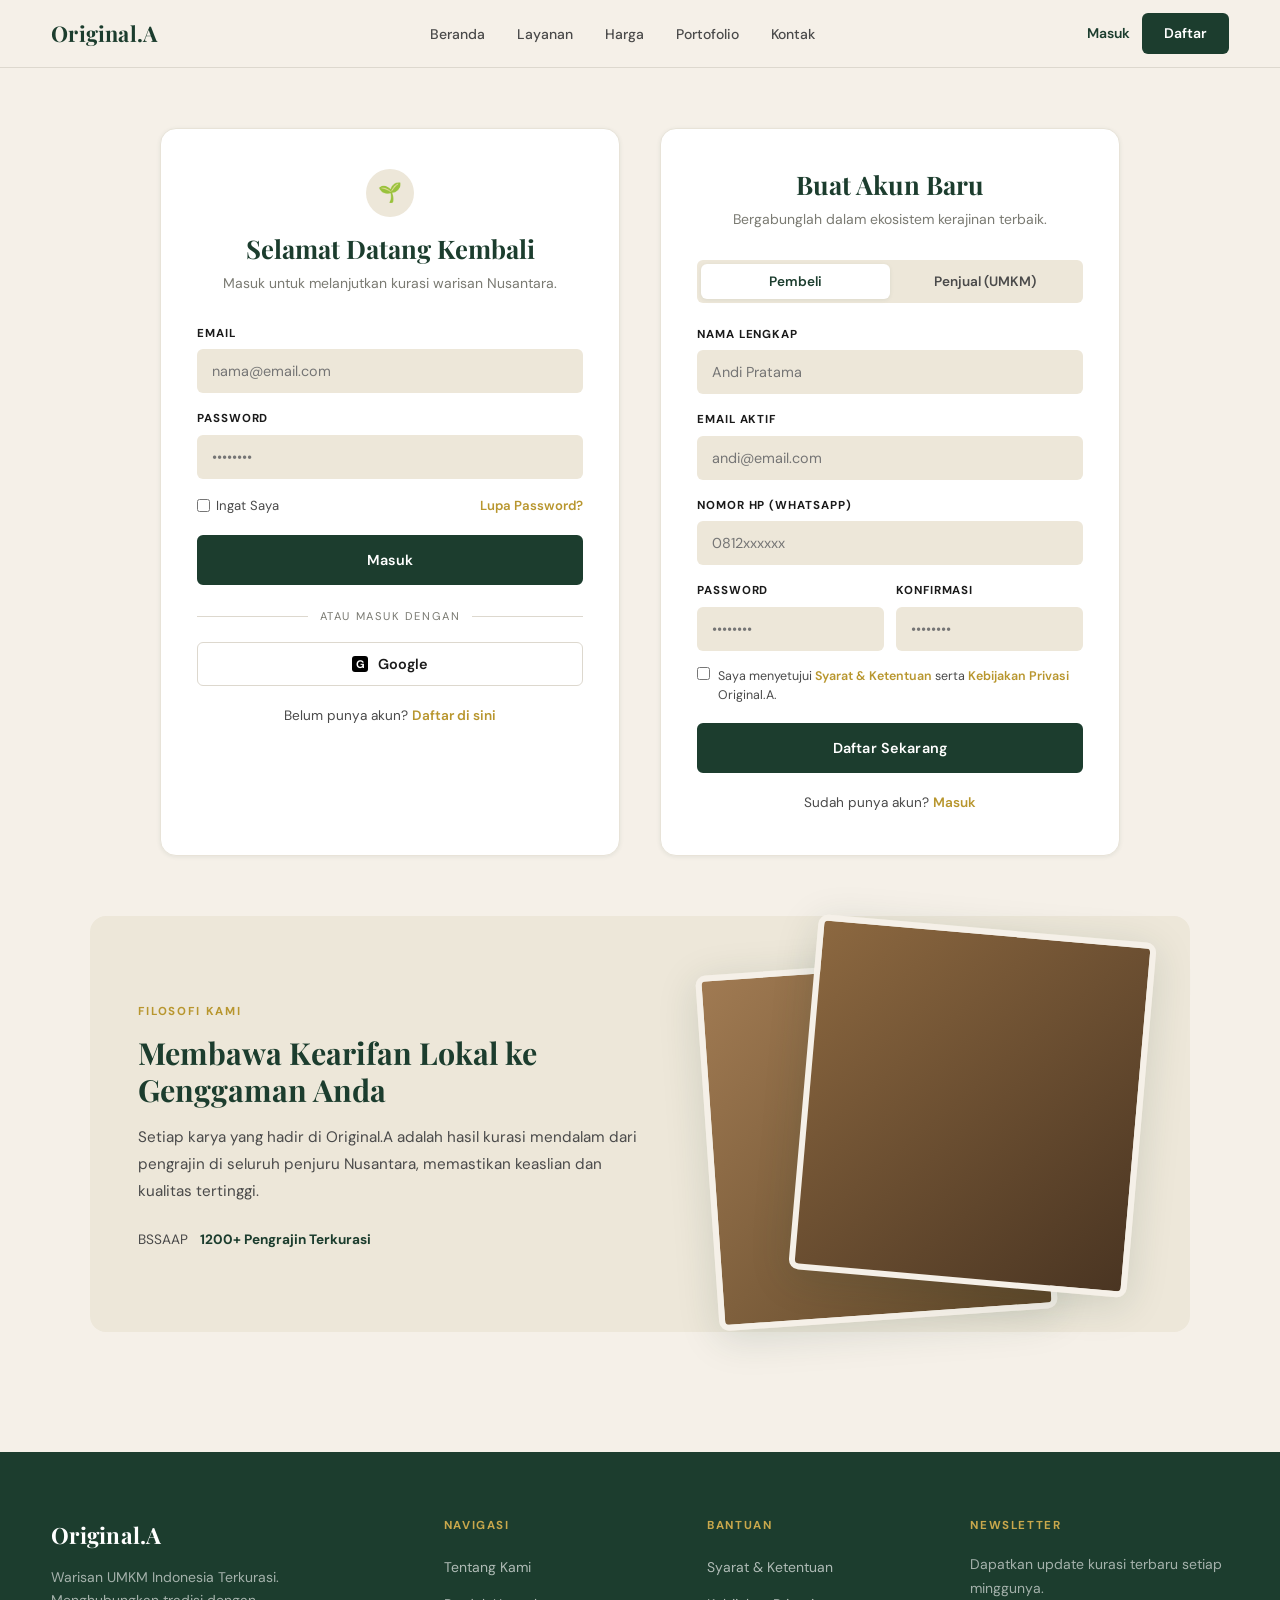
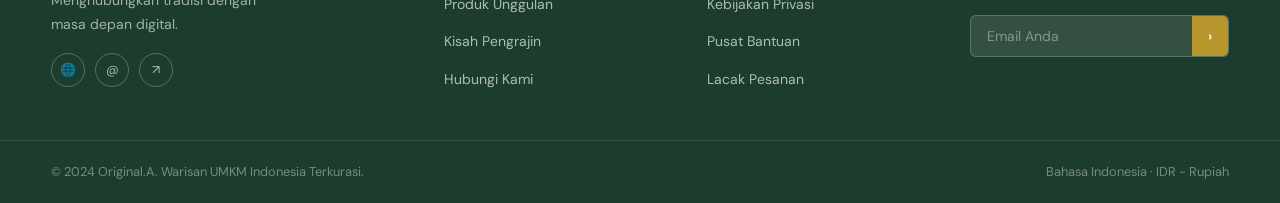
<file: login.html>
<!DOCTYPE html>
<html lang="id">
<head>
<meta charset="UTF-8"/>
<meta name="viewport" content="width=device-width, initial-scale=1.0"/>
<title>Masuk / Daftar — Original.A</title>
<link rel="stylesheet" href="style.css"/>
<style>
  .auth-wrap { padding-top: calc(var(--nav-height) + 60px); padding-bottom: 60px; background: var(--cream); }
  .auth-grid { display:grid; grid-template-columns:1fr 1fr; gap:40px; max-width:960px; margin:0 auto; }
  .auth-card {
    background:var(--white); border:1px solid var(--border-light);
    border-radius:var(--radius-lg); padding:40px 36px; box-shadow:var(--shadow-sm);
  }
  .auth-icon {
    width:48px; height:48px; border-radius:50%; background:var(--cream-dark);
    display:flex; align-items:center; justify-content:center; margin:0 auto 16px;
    color:var(--green); font-size:1.2rem;
  }
  .auth-card h2 { text-align:center; font-size:1.6rem; margin-bottom:8px; }
  .auth-sub { text-align:center; font-size:0.875rem; color:var(--text-muted); margin-bottom:28px; }
  .field { margin-bottom:16px; }
  .field label { display:block; font-size:0.72rem; font-weight:700; letter-spacing:0.08em; text-transform:uppercase; color:var(--text-dark); margin-bottom:6px; }
  .field input {
    width:100%; padding:12px 14px; background:var(--cream-dark); border:1px solid transparent;
    border-radius:var(--radius-sm); font-family:var(--font-body); font-size:0.9rem; color:var(--text-dark);
    outline:none; transition:var(--transition);
  }
  .field input:focus { border-color:var(--green); background:var(--white); }
  .field-row { display:grid; grid-template-columns:1fr 1fr; gap:12px; }
  .form-meta { display:flex; justify-content:space-between; align-items:center; margin:8px 0 18px; font-size:0.82rem; }
  .form-meta label { display:flex; align-items:center; gap:6px; color:var(--text-mid); }
  .form-meta a { color:var(--gold); font-weight:600; }
  .btn-block { width:100%; justify-content:center; padding:14px; }
  .auth-divider {
    display:flex; align-items:center; gap:12px; margin:22px 0 16px;
    font-size:0.7rem; letter-spacing:0.14em; color:var(--text-muted); text-transform:uppercase;
  }
  .auth-divider::before, .auth-divider::after { content:''; flex:1; height:1px; background:var(--border); }
  .btn-google {
    width:100%; display:flex; align-items:center; justify-content:center; gap:10px;
    padding:12px; background:var(--white); border:1px solid var(--border);
    border-radius:var(--radius-sm); font-weight:600; font-size:0.9rem; color:var(--text-dark);
    transition:var(--transition);
  }
  .btn-google:hover { background:var(--cream-dark); }
  .auth-foot { text-align:center; font-size:0.85rem; color:var(--text-mid); margin-top:18px; }
  .auth-foot a { color:var(--gold); font-weight:600; }
  .role-toggle {
    display:flex; background:var(--cream-dark); border-radius:var(--radius-sm); padding:4px; margin-bottom:22px;
  }
  .role-toggle button {
    flex:1; padding:9px; background:transparent; border-radius:6px;
    font-size:0.85rem; font-weight:600; color:var(--text-mid); transition:var(--transition);
  }
  .role-toggle button.active { background:var(--white); color:var(--green); box-shadow:var(--shadow-sm); }
  .agree { display:flex; gap:8px; align-items:flex-start; font-size:0.78rem; color:var(--text-mid); margin-bottom:18px; line-height:1.55; }
  .agree a { color:var(--gold); font-weight:600; }

  /* Filosofi */
  .filosofi {
    background:var(--cream-dark); border-radius:var(--radius-lg);
    margin: 60px auto; max-width:1100px; padding:48px;
    display:grid; grid-template-columns:1.2fr 1fr; gap:48px; align-items:center;
  }
  .filosofi .badge { background:transparent; color:var(--gold); border:0; padding:0; letter-spacing:0.16em; margin-bottom:14px; }
  .filosofi h2 { margin-bottom:16px; font-size:1.9rem; }
  .filosofi p { font-size:0.95rem; line-height:1.75; margin-bottom:24px; }
  .filosofi-trust { display:flex; align-items:center; gap:12px; font-size:0.85rem; color:var(--text-mid); }
  .filosofi-visual { position:relative; height:320px; }
  .filosofi-img {
    position:absolute; width:78%; aspect-ratio:1/1.05; border-radius:var(--radius-md);
    background:#8a6f4d; box-shadow:var(--shadow-lg); border:6px solid var(--cream);
  }
  .filosofi-img.a { top:0; left:0; transform:rotate(-4deg); background:linear-gradient(135deg,#a07a52,#5e4628); }
  .filosofi-img.b { bottom:0; right:0; transform:rotate(5deg); background:linear-gradient(135deg,#8c6840,#4a3522); }

  @media(max-width:900px){
    .auth-grid { grid-template-columns:1fr; }
    .filosofi { grid-template-columns:1fr; padding:32px; }
    .filosofi-visual { height:260px; }
  }
</style>
</head>
<body>

<!-- NAVBAR -->
<nav class="navbar" id="navbar">
  <div class="nav-inner">
    <a href="index.html" class="nav-logo">Original.A</a>
    <ul class="nav-links" id="navLinks">
      <li><a href="index.html">Beranda</a></li>
      <li><a href="layanan.html">Layanan</a></li>
      <li><a href="harga.html">Harga</a></li>
      <li><a href="portofolio.html">Portofolio</a></li>
      <li><a href="kontak.html">Kontak</a></li>
    </ul>
    <div class="nav-actions">
      <a href="login.html" class="nav-masuk">Masuk</a>
      <a href="login.html" class="nav-daftar">Daftar</a>
    </div>
    <button class="nav-toggle" id="navToggle"><span></span><span></span><span></span></button>
  </div>
</nav>

<section class="auth-wrap">
  <div class="container">
    <div class="auth-grid">

      <!-- LOGIN -->
      <div class="auth-card">
        <div class="auth-icon">🌱</div>
        <h2>Selamat Datang Kembali</h2>
        <p class="auth-sub">Masuk untuk melanjutkan kurasi warisan Nusantara.</p>
        <form onsubmit="event.preventDefault(); localStorage.setItem('oa_user', JSON.stringify({name:'Andi P.'})); window.location='index-loggedin.html';">
          <div class="field">
            <label>Email</label>
            <input type="email" placeholder="nama@email.com" required/>
          </div>
          <div class="field">
            <label>Password</label>
            <input type="password" placeholder="••••••••" required/>
          </div>
          <div class="form-meta">
            <label><input type="checkbox"/> Ingat Saya</label>
            <a href="#">Lupa Password?</a>
          </div>
          <button type="submit" class="btn btn-primary btn-block">Masuk</button>
          <div class="auth-divider">Atau Masuk Dengan</div>
          <button type="button" class="btn-google">
            <span style="display:inline-block;width:16px;height:16px;background:#000;border-radius:3px;color:#fff;font-size:11px;line-height:16px;text-align:center;font-weight:700;">G</span>
            Google
          </button>
          <div class="auth-foot">Belum punya akun? <a href="#daftar">Daftar di sini</a></div>
        </form>
      </div>

      <!-- DAFTAR -->
      <div class="auth-card" id="daftar">
        <h2>Buat Akun Baru</h2>
        <p class="auth-sub">Bergabunglah dalam ekosistem kerajinan terbaik.</p>
        <div class="role-toggle">
          <button class="active" type="button">Pembeli</button>
          <button type="button">Penjual (UMKM)</button>
        </div>
        <form id="regForm">
          <div class="field">
            <label>Nama Lengkap</label>
            <input type="text" id="regName" placeholder="Andi Pratama" required/>
          </div>
          <div class="field">
            <label>Email Aktif</label>
            <input type="email" id="regEmail" placeholder="andi@email.com" required/>
          </div>
          <div class="field">
            <label>Nomor HP (WhatsApp)</label>
            <input type="tel" id="regPhone" placeholder="0812xxxxxx" required/>
          </div>
          <div class="field-row">
            <div class="field">
              <label>Password</label>
              <input type="password" placeholder="••••••••" required/>
            </div>
            <div class="field">
              <label>Konfirmasi</label>
              <input type="password" placeholder="••••••••" required/>
            </div>
          </div>
          <div class="agree">
            <input type="checkbox" required/>
            <span>Saya menyetujui <a href="#">Syarat & Ketentuan</a> serta <a href="#">Kebijakan Privasi</a> Original.A.</span>
          </div>
          <button type="submit" class="btn btn-primary btn-block">Daftar Sekarang</button>
          <div class="auth-foot">Sudah punya akun? <a href="#">Masuk</a></div>
        </form>
      </div>
    </div>

    <!-- FILOSOFI -->
    <div class="filosofi">
      <div>
        <div class="badge">FILOSOFI KAMI</div>
        <h2>Membawa Kearifan Lokal ke Genggaman Anda</h2>
        <p>Setiap karya yang hadir di Original.A adalah hasil kurasi mendalam dari pengrajin di seluruh penjuru Nusantara, memastikan keaslian dan kualitas tertinggi.</p>
        <div class="filosofi-trust">
          <div class="trust-avatars">
            <span>BS</span><span>SA</span><span>AP</span>
          </div>
          <strong style="color:var(--green);">1200+ Pengrajin Terkurasi</strong>
        </div>
      </div>
      <div class="filosofi-visual">
        <div class="filosofi-img a"></div>
        <div class="filosofi-img b"></div>
      </div>
    </div>
  </div>
</section>

<!-- FOOTER -->
<footer>
  <div class="container">
    <div class="footer-top">
      <div class="footer-brand">
        <div class="nav-logo" style="color:var(--white);font-size:1.4rem;margin-bottom:12px;">Original.A</div>
        <p>Warisan UMKM Indonesia Terkurasi. Menghubungkan tradisi dengan masa depan digital.</p>
        <div class="footer-socials"><a href="#">🌐</a><a href="#">@</a><a href="#">↗</a></div>
      </div>
      <div class="footer-col">
        <h5>Navigasi</h5>
        <ul>
          <li><a href="#">Tentang Kami</a></li>
          <li><a href="#">Produk Unggulan</a></li>
          <li><a href="#">Kisah Pengrajin</a></li>
          <li><a href="#">Hubungi Kami</a></li>
        </ul>
      </div>
      <div class="footer-col">
        <h5>Bantuan</h5>
        <ul>
          <li><a href="#">Syarat & Ketentuan</a></li>
          <li><a href="#">Kebijakan Privasi</a></li>
          <li><a href="#">Pusat Bantuan</a></li>
          <li><a href="#">Lacak Pesanan</a></li>
        </ul>
      </div>
      <div class="footer-col footer-newsletter">
        <h5>Newsletter</h5>
        <p>Dapatkan update kurasi terbaru setiap minggunya.</p>
        <div class="newsletter-form">
          <input type="email" placeholder="Email Anda"/>
          <button>›</button>
        </div>
      </div>
    </div>
  </div>
  <div class="footer-bottom">
    <div class="container" style="display:flex;justify-content:space-between;flex-wrap:wrap;gap:8px;">
      <span>© 2024 Original.A. Warisan UMKM Indonesia Terkurasi.</span>
      <span>Bahasa Indonesia · IDR - Rupiah</span>
    </div>
  </div>
</footer>

<script>
  document.querySelectorAll('.role-toggle button').forEach(b => {
    b.addEventListener('click', () => {
      document.querySelectorAll('.role-toggle button').forEach(x=>x.classList.remove('active'));
      b.classList.add('active');
    });
  });
  document.getElementById('navToggle').addEventListener('click', () => {
    document.getElementById('navLinks').classList.toggle('open');
  });

  if (document.getElementById('regForm')) {
    document.getElementById('regForm').addEventListener('submit', function(e) {
      e.preventDefault();
      const userData = {
        name: document.getElementById('regName').value,
        email: document.getElementById('regEmail').value,
        phone: document.getElementById('regPhone').value
      };
      localStorage.setItem('oa_user', JSON.stringify(userData));
      window.location.href = 'profil-pembeli.html';
    });
  }
</script>
<script src="cart.js"></script>
</body>
</html>
</file>
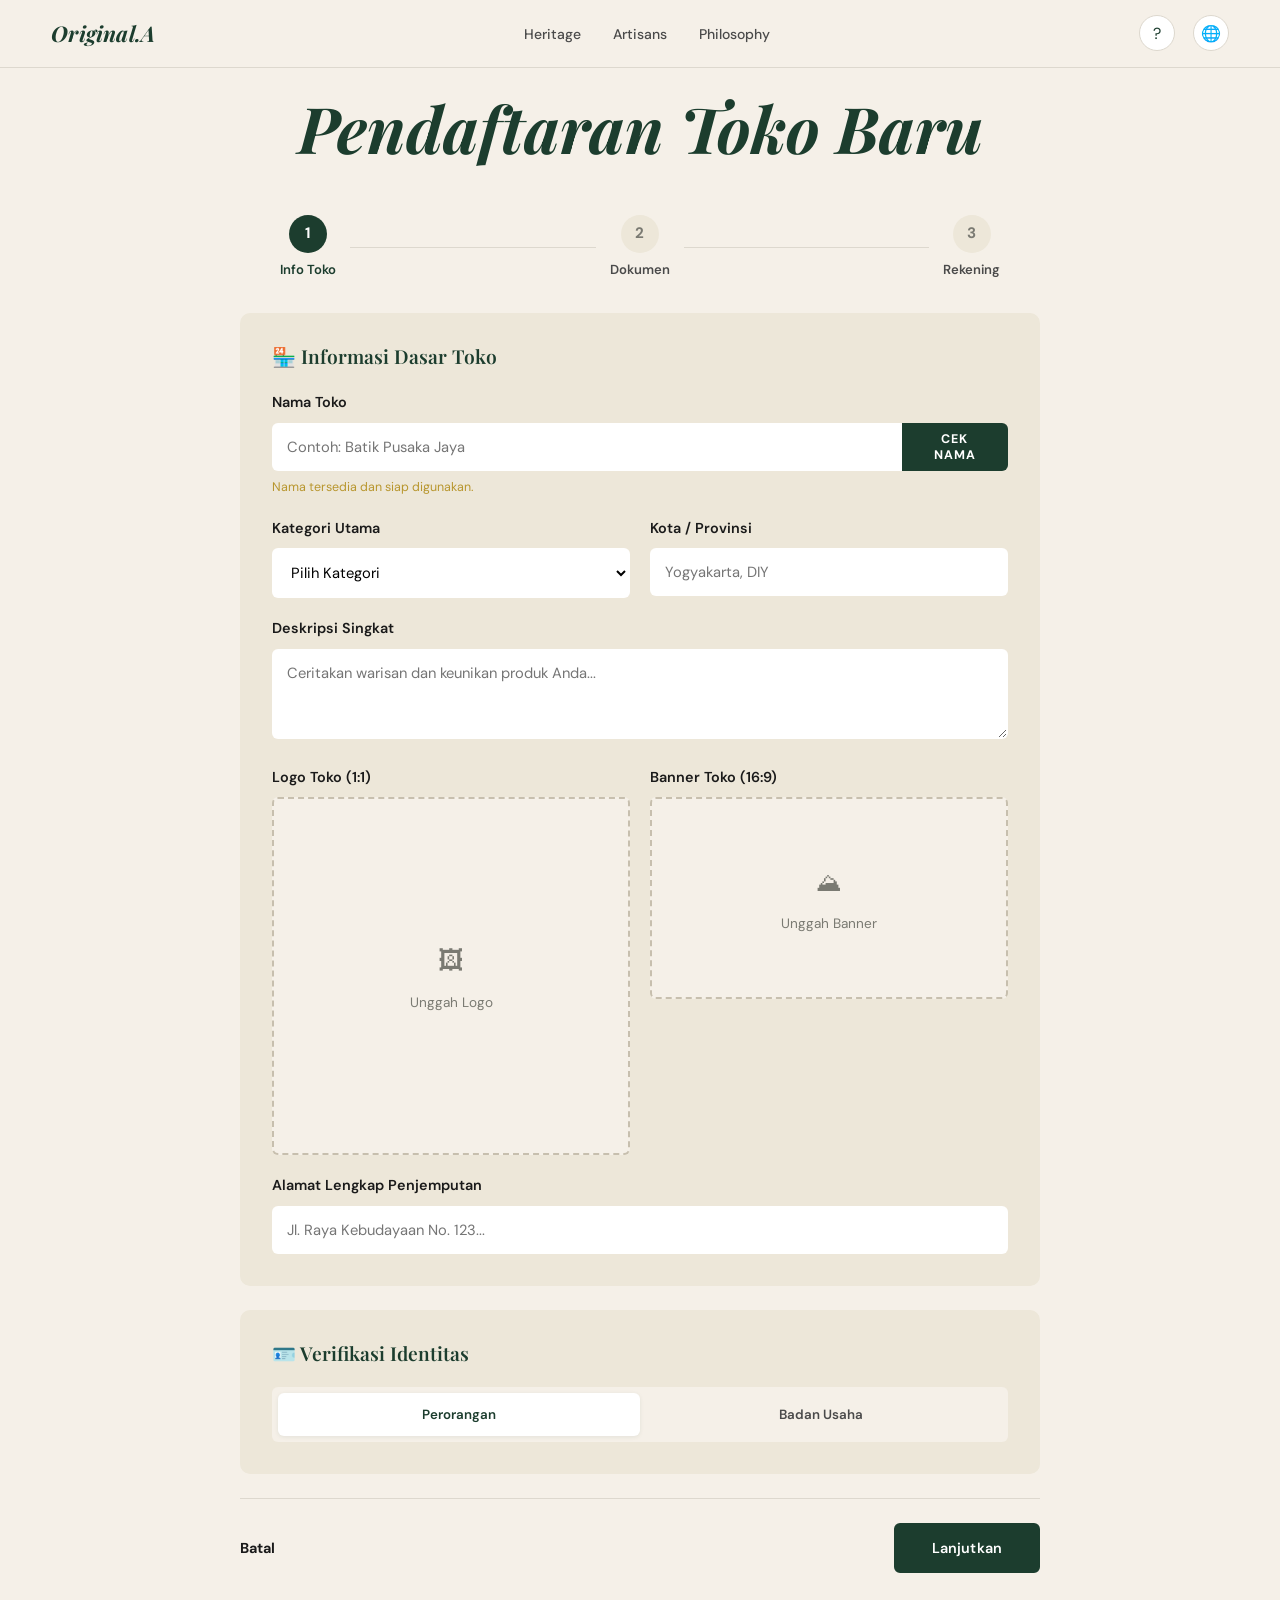
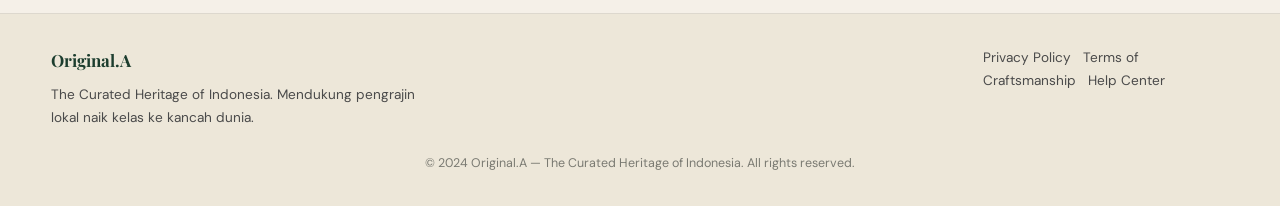
<file: pendaftaran-toko.html>
<!DOCTYPE html>
<html lang="id">
<head>
<meta charset="UTF-8"/>
<meta name="viewport" content="width=device-width, initial-scale=1.0"/>
<title>Pendaftaran Toko — Original.A</title>
<link rel="stylesheet" href="style.css"/>
<style>
  body { background:var(--cream); }
  .nav-mini { display:flex; align-items:center; gap:18px; }
  .nav-mini .icon-btn {
    width:36px; height:36px; border-radius:50%; background:var(--white); border:1px solid var(--border);
    display:flex; align-items:center; justify-content:center; color:var(--green); cursor:pointer;
  }

  .page-title { text-align:center; padding:90px 20px 12px; }
  .page-title h1 { font-style:italic; }

  .stepper {
    display:grid; grid-template-columns:auto 1fr auto 1fr auto; align-items:center; gap:14px;
    max-width:760px; margin:36px auto 0; padding:0 20px;
  }
  .step {
    display:flex; flex-direction:column; align-items:center; gap:6px;
  }
  .step .dot {
    width:38px; height:38px; border-radius:50%; background:var(--cream-dark);
    color:var(--text-muted); display:flex; align-items:center; justify-content:center; font-weight:700; font-size:0.95rem;
  }
  .step.active .dot { background:var(--green); color:var(--white); }
  .step .lbl { font-size:0.82rem; color:var(--text-mid); font-weight:600; }
  .step.active .lbl { color:var(--green); }
  .step-line { height:1px; background:var(--border); }

  .toko-form { max-width:840px; margin:32px auto 24px; padding:0 20px; }
  .panel {
    background:var(--cream-dark); border-radius:var(--radius-md); padding:32px;
    margin-bottom:24px;
  }
  .panel h3 { font-family:var(--font-display); font-size:1.2rem; margin-bottom:22px; display:flex; align-items:center; gap:10px; color:var(--green); }
  .field { margin-bottom:18px; }
  .field label { display:block; font-size:0.9rem; font-weight:600; margin-bottom:8px; color:var(--text-dark); }
  .field input, .field select, .field textarea {
    width:100%; padding:13px 14px; background:var(--white); border:1px solid transparent;
    border-radius:var(--radius-sm); font-family:var(--font-body); font-size:0.92rem; outline:none;
  }
  .field input:focus, .field select:focus, .field textarea:focus { border-color:var(--green); }
  .field textarea { min-height:90px; resize:vertical; }
  .input-with-btn { display:flex; gap:0; }
  .input-with-btn input { border-radius:var(--radius-sm) 0 0 var(--radius-sm); }
  .input-with-btn button {
    padding:0 22px; background:var(--green); color:var(--white);
    border-radius:0 var(--radius-sm) var(--radius-sm) 0;
    font-size:0.78rem; font-weight:700; letter-spacing:0.08em;
  }
  .helper-ok { color:var(--gold); font-size:0.78rem; margin-top:6px; }

  .row2 { display:grid; grid-template-columns:1fr 1fr; gap:20px; }
  .upload {
    aspect-ratio:1/1; background:var(--cream); border:2px dashed #c7bfae;
    border-radius:var(--radius-sm); display:flex; flex-direction:column; align-items:center; justify-content:center;
    color:var(--text-muted); font-size:0.85rem; gap:8px; cursor:pointer;
  }
  .upload.banner { aspect-ratio:16/9; }
  .upload .ic { font-size:1.6rem; }

  .verif-toggle { display:grid; grid-template-columns:1fr 1fr; gap:0; background:var(--cream); padding:6px; border-radius:var(--radius-sm); }
  .verif-toggle button { padding:13px; background:transparent; border-radius:6px; font-weight:600; color:var(--text-mid); }
  .verif-toggle button.active { background:var(--white); color:var(--green); box-shadow:var(--shadow-sm); }

  .form-actions {
    display:flex; justify-content:space-between; align-items:center;
    border-top:1px solid var(--border); padding-top:24px; margin-top:8px;
  }
  .form-actions .cancel { color:var(--text-dark); font-weight:700; font-size:0.9rem; }
  .form-actions .btn { padding:14px 36px; }

  footer.mini { background:var(--cream-dark); padding:32px 0; border-top:1px solid var(--border); margin-top:40px; }
  footer.mini .grid {
    display:grid; grid-template-columns:1.5fr 1fr 1fr 1fr; gap:24px; align-items:start;
    font-size:0.85rem; color:var(--text-mid);
  }
  footer.mini strong { font-family:var(--font-display); color:var(--green); font-size:1.05rem; display:block; margin-bottom:8px; }
  footer.mini a { color:var(--text-mid); }
  footer.mini .copy { text-align:center; margin-top:24px; font-size:0.78rem; color:var(--text-muted); }

  @media(max-width:760px){
    .row2, footer.mini .grid { grid-template-columns:1fr; }
  }
</style>
</head>
<body>

<!-- NAVBAR -->
<nav class="navbar" id="navbar">
  <div class="nav-inner">
    <a href="index.html" class="nav-logo" style="font-style:italic;">Original.A</a>
    <ul class="nav-links" id="navLinks">
      <li><a href="#">Heritage</a></li>
      <li><a href="#">Artisans</a></li>
      <li><a href="#">Philosophy</a></li>
    </ul>
    <div class="nav-mini">
      <span class="icon-btn">?</span>
      <span class="icon-btn">🌐</span>
    </div>
  </div>
</nav>

<div class="page-title"><h1>Pendaftaran Toko Baru</h1></div>

<div class="stepper">
  <div class="step active"><div class="dot">1</div><div class="lbl">Info Toko</div></div>
  <div class="step-line"></div>
  <div class="step"><div class="dot">2</div><div class="lbl">Dokumen</div></div>
  <div class="step-line"></div>
  <div class="step"><div class="dot">3</div><div class="lbl">Rekening</div></div>
</div>

<form class="toko-form" onsubmit="event.preventDefault(); alert('Lanjut ke langkah 2');">
  <div class="panel">
    <h3>🏪 Informasi Dasar Toko</h3>

    <div class="field">
      <label>Nama Toko</label>
      <div class="input-with-btn">
        <input type="text" placeholder="Contoh: Batik Pusaka Jaya"/>
        <button type="button">CEK NAMA</button>
      </div>
      <div class="helper-ok">Nama tersedia dan siap digunakan.</div>
    </div>

    <div class="row2">
      <div class="field">
        <label>Kategori Utama</label>
        <select><option>Pilih Kategori</option><option>Fashion</option><option>Kerajinan</option><option>Makanan</option></select>
      </div>
      <div class="field">
        <label>Kota / Provinsi</label>
        <input type="text" placeholder="Yogyakarta, DIY"/>
      </div>
    </div>

    <div class="field">
      <label>Deskripsi Singkat</label>
      <textarea placeholder="Ceritakan warisan dan keunikan produk Anda..."></textarea>
    </div>

    <div class="row2">
      <div class="field">
        <label>Logo Toko (1:1)</label>
        <div class="upload"><div class="ic">🖼</div><div>Unggah Logo</div></div>
      </div>
      <div class="field">
        <label>Banner Toko (16:9)</label>
        <div class="upload banner"><div class="ic">⛰</div><div>Unggah Banner</div></div>
      </div>
    </div>

    <div class="field" style="margin-bottom:0;">
      <label>Alamat Lengkap Penjemputan</label>
      <input type="text" placeholder="Jl. Raya Kebudayaan No. 123..."/>
    </div>
  </div>

  <div class="panel">
    <h3>🪪 Verifikasi Identitas</h3>
    <div class="verif-toggle">
      <button type="button" class="active">Perorangan</button>
      <button type="button">Badan Usaha</button>
    </div>
  </div>

  <div class="form-actions">
    <a href="index.html" class="cancel">Batal</a>
    <button type="submit" class="btn btn-primary">Lanjutkan</button>
  </div>
</form>

<footer class="mini">
  <div class="container">
    <div class="grid">
      <div>
        <strong>Original.A</strong>
        The Curated Heritage of Indonesia. Mendukung pengrajin lokal naik kelas ke kancah dunia.
      </div>
      <div></div>
      <div></div>
      <div>
        <a href="#">Privacy Policy</a>&nbsp;&nbsp;
        <a href="#">Terms of Craftsmanship</a>&nbsp;&nbsp;
        <a href="#">Help Center</a>
      </div>
    </div>
    <div class="copy">© 2024 Original.A — The Curated Heritage of Indonesia. All rights reserved.</div>
  </div>
</footer>

<script>
  document.querySelectorAll('.verif-toggle button').forEach(b => {
    b.addEventListener('click', () => {
      document.querySelectorAll('.verif-toggle button').forEach(x=>x.classList.remove('active'));
      b.classList.add('active');
    });
  });

  /* ---- CEK STATUS LOGIN ---- */
  (function(){
    const u=localStorage.getItem('oa_user');
    if(u){
      // Update Beranda and Batal links to index-loggedin.html
      document.querySelectorAll('a[href="index.html"], a[href="beranda.html"]').forEach(link => {
        link.href = 'index-loggedin.html';
      });
    }
  })();
</script>
<script src="cart.js"></script>
</body>
</html>
</file>
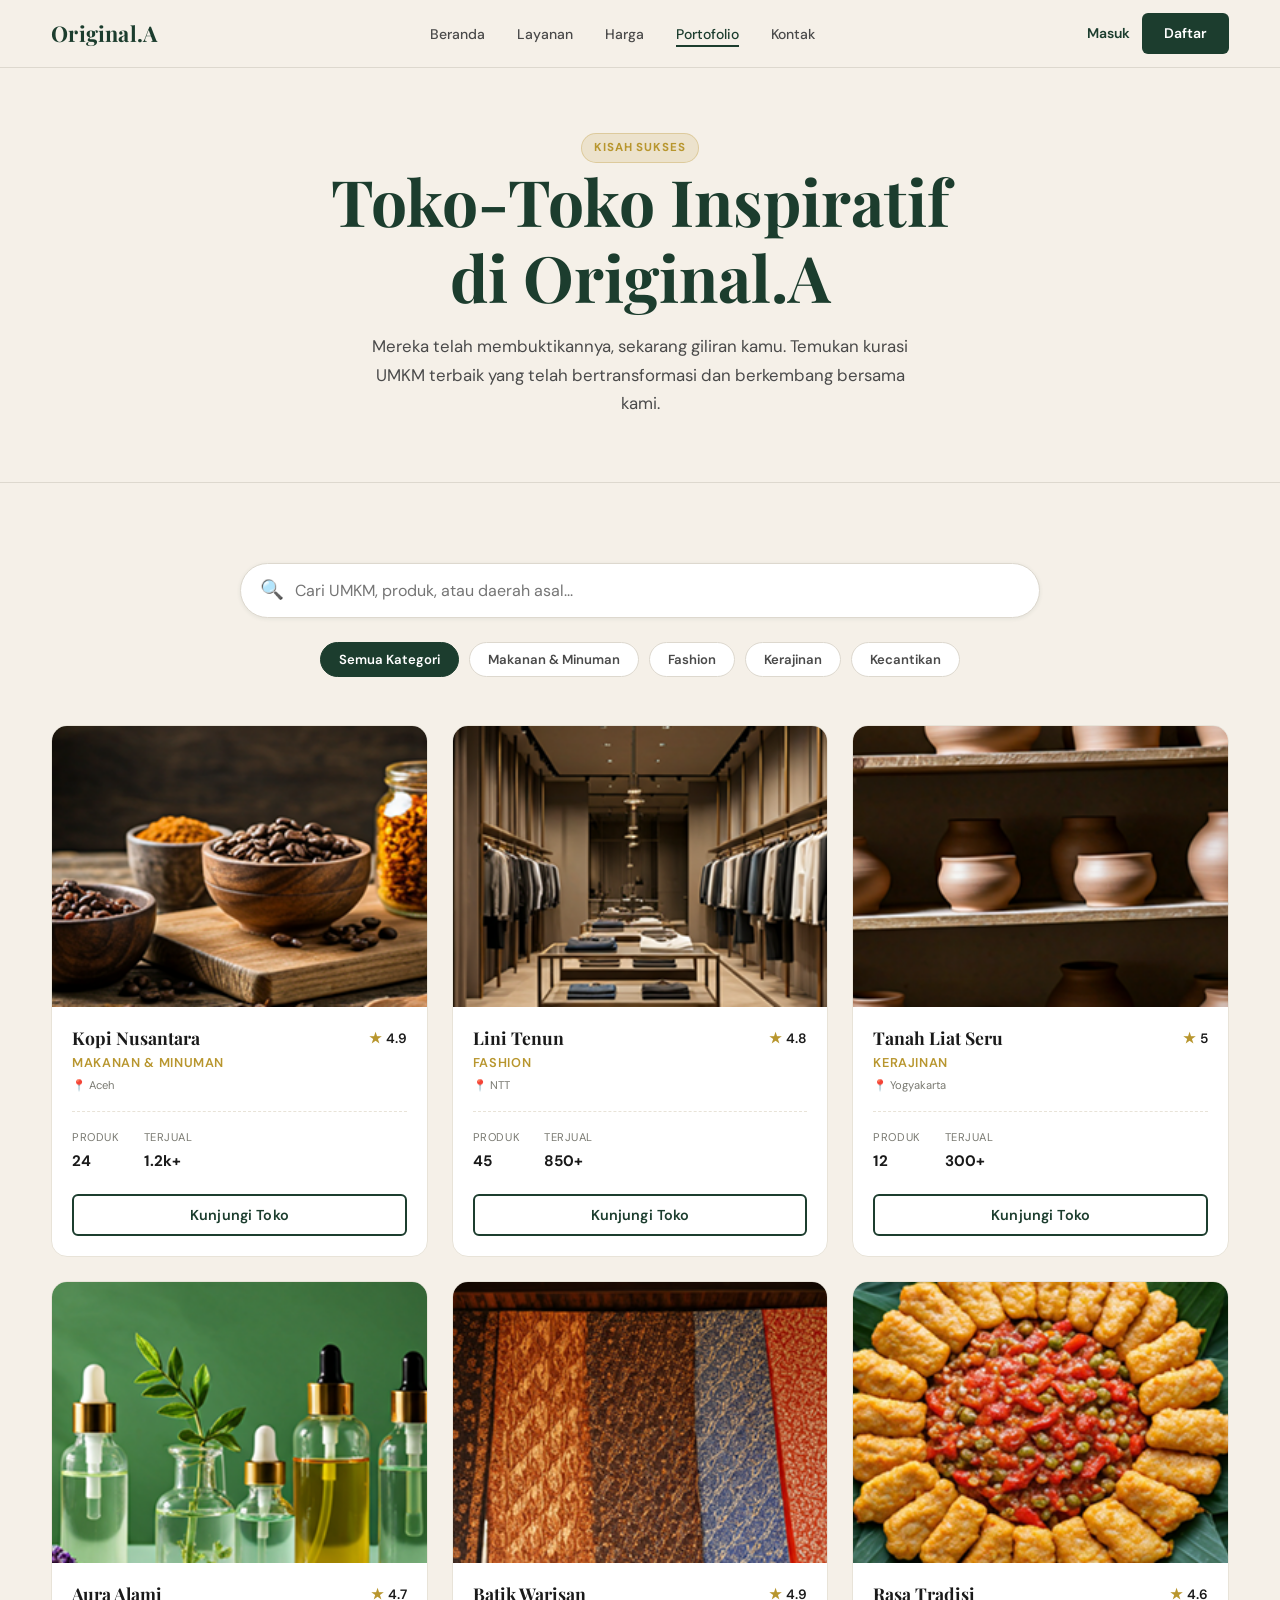
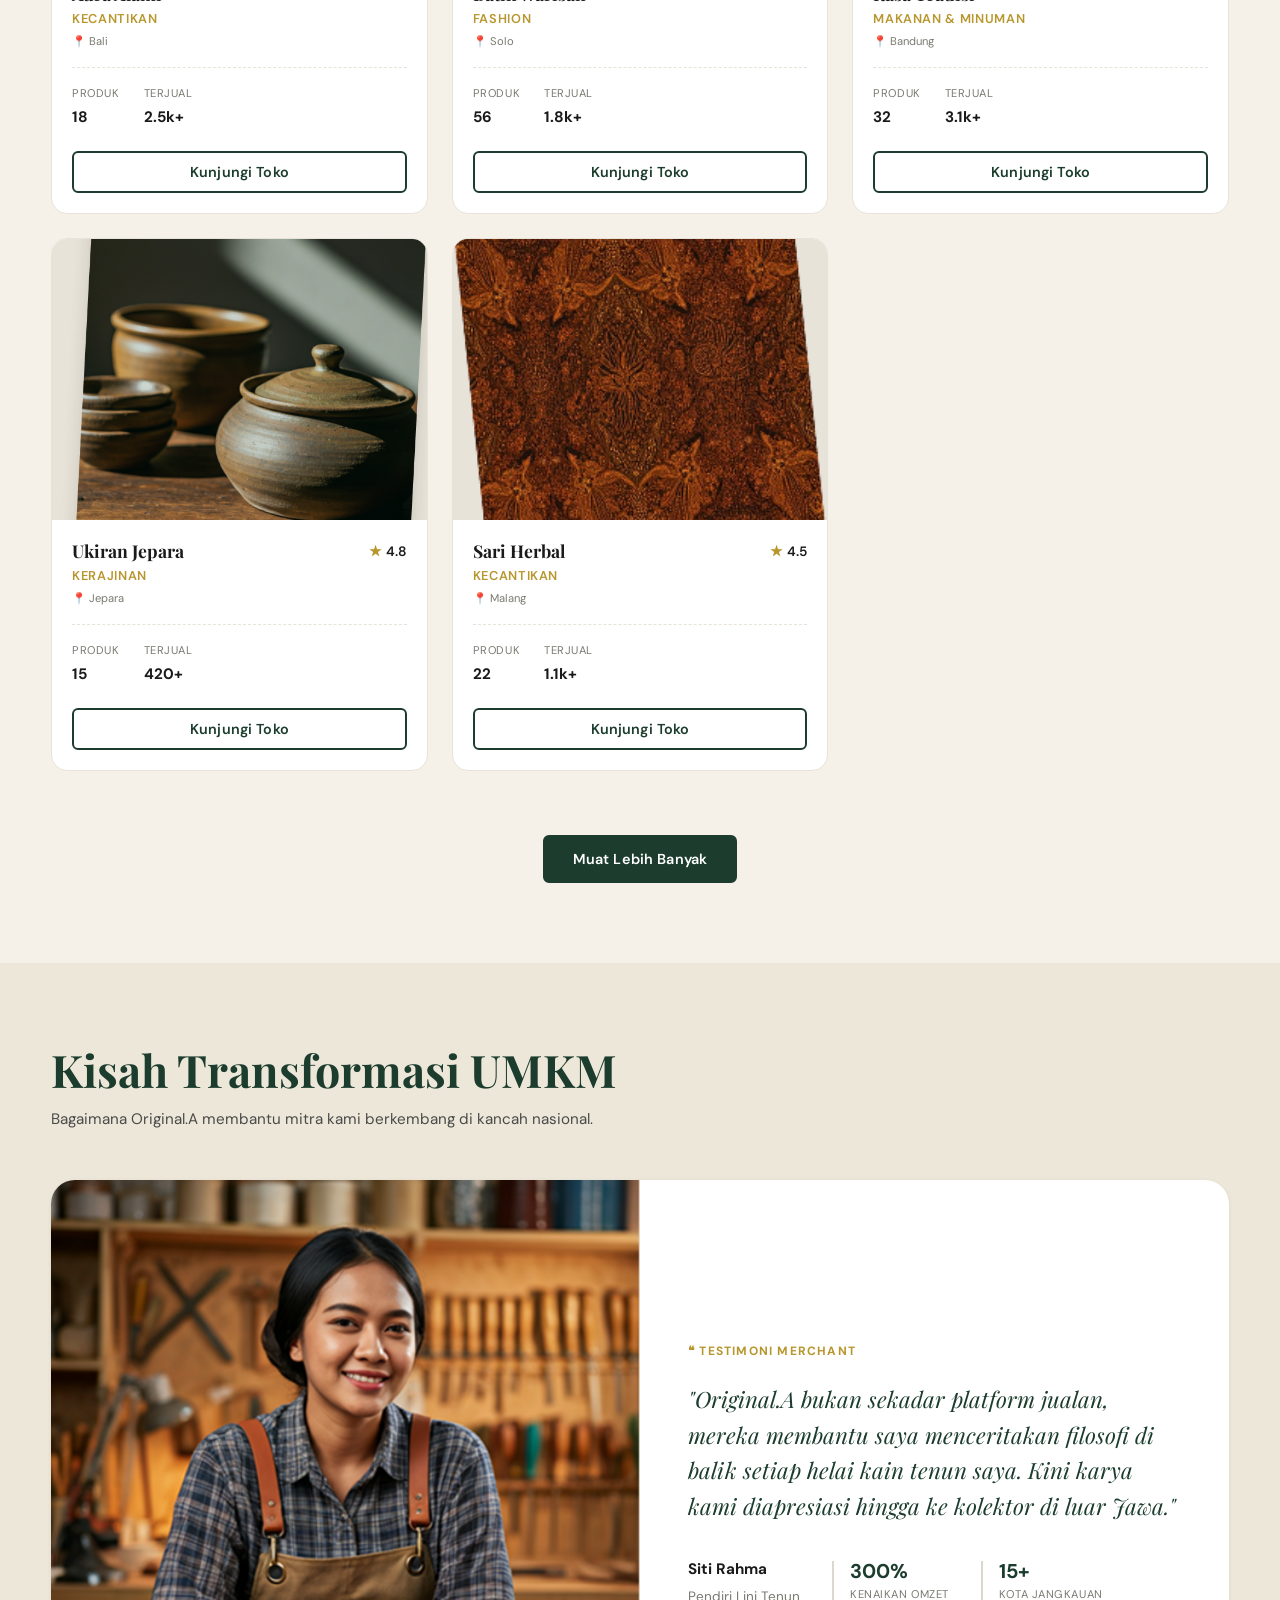
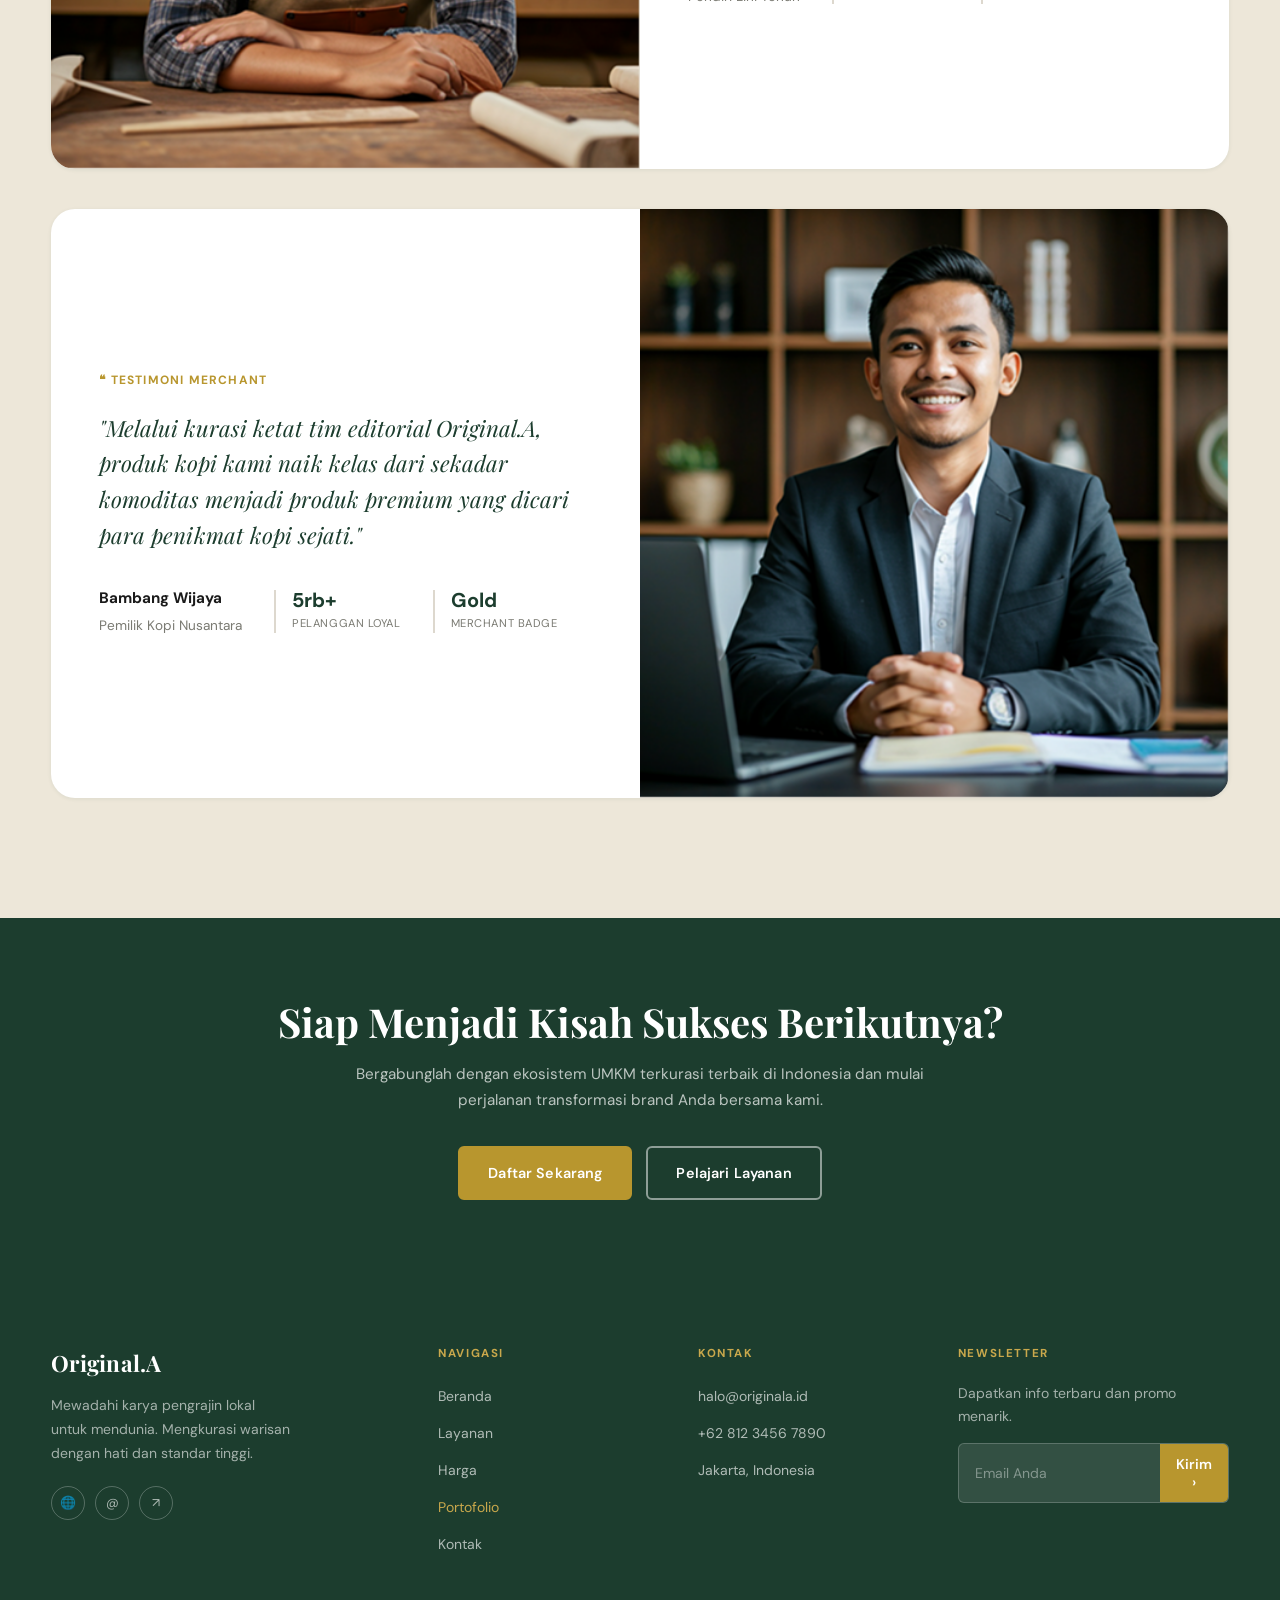
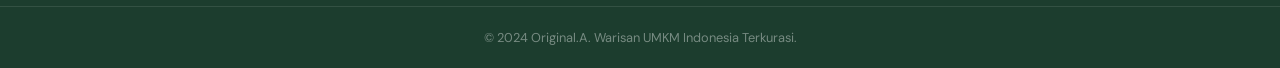
<file: portofolio.html>
<!DOCTYPE html>
<html lang="id">

<head>
  <meta charset="UTF-8" />
  <meta name="viewport" content="width=device-width, initial-scale=1.0" />
  <title>Portofolio — Original.A | Platform Warisan UMKM Indonesia</title>
  <link rel="stylesheet" href="style.css" />
  <style>
    /* ── Search & Filters ── */
    .search-filter-wrap {
      max-width: 800px;
      margin: 0 auto 48px;
      text-align: center;
    }

    .search-box {
      position: relative;
      margin-bottom: 24px;
    }

    .search-box input {
      width: 100%;
      padding: 16px 24px 16px 54px;
      background: var(--white);
      border: 1px solid var(--border);
      border-radius: 100px;
      font-family: var(--font-body);
      font-size: 1rem;
      color: var(--text-dark);
      outline: none;
      transition: var(--transition);
      box-shadow: var(--shadow-sm);
    }

    .search-box input:focus {
      border-color: var(--green);
      box-shadow: var(--shadow-md);
    }

    .search-box .icon {
      position: absolute;
      left: 20px;
      top: 50%;
      transform: translateY(-50%);
      font-size: 1.2rem;
      color: var(--text-muted);
    }

    .filter-row {
      display: flex;
      flex-wrap: wrap;
      gap: 10px;
      justify-content: center;
    }

    .filter-btn {
      padding: 8px 18px;
      background: var(--white);
      border: 1px solid var(--border);
      border-radius: 100px;
      font-size: 0.82rem;
      font-weight: 600;
      color: var(--text-mid);
      cursor: pointer;
      transition: var(--transition);
    }

    .filter-btn:hover {
      border-color: var(--green);
      color: var(--green);
    }

    .filter-btn.active {
      background: var(--green);
      border-color: var(--green);
      color: var(--white);
    }

    .no-results {
      text-align: center;
      padding: 60px 20px;
      grid-column: 1 / -1;
    }

    .no-results .icon { font-size: 3rem; margin-bottom: 16px; opacity: 0.3; }
    .no-results h3 { font-size: 1.2rem; color: var(--text-dark); margin-bottom: 8px; }
    .no-results p { color: var(--text-muted); font-size: 0.9rem; }

    /* ── Toko Grid ── */
    .toko-grid {
      display: grid;
      grid-template-columns: repeat(auto-fill, minmax(280px, 1fr));
      gap: 24px;
      margin-bottom: 64px;
    }

    .toko-card {
      background: var(--white);
      border: 1px solid var(--border-light);
      border-radius: var(--radius-lg);
      overflow: hidden;
      transition: var(--transition);
    }

    .toko-card:hover {
      box-shadow: var(--shadow-md);
      transform: translateY(-4px);
    }

    .toko-img {
      width: 100%;
      aspect-ratio: 4/3;
      background: var(--cream-dark);
      position: relative;
      overflow: hidden;
    }

    .toko-img img {
      width: 100%;
      height: 100%;
      object-fit: cover;
      transition: transform 0.5s ease;
    }

    .toko-card:hover .toko-img img {
      transform: scale(1.05);
    }

    .toko-body {
      padding: 20px;
    }

    .toko-head {
      display: flex;
      justify-content: space-between;
      align-items: flex-start;
      margin-bottom: 16px;
    }

    .toko-name {
      font-size: 1.1rem;
      font-weight: 700;
      color: var(--text-dark);
      margin-bottom: 4px;
    }

    .toko-cat {
      font-size: 0.8rem;
      color: var(--gold);
      font-weight: 600;
      text-transform: uppercase;
      letter-spacing: 0.05em;
    }

    .toko-rating {
      font-size: 0.85rem;
      font-weight: 600;
      color: var(--text-dark);
      display: flex;
      align-items: center;
      gap: 4px;
    }

    .toko-rating .icon {
      color: var(--gold);
    }

    .toko-stats {
      display: flex;
      gap: 24px;
      margin-bottom: 20px;
      padding-top: 16px;
      border-top: 1px dashed var(--border-light);
    }

    .toko-stat .stat-label {
      font-size: 0.7rem;
      color: var(--text-muted);
      margin-bottom: 2px;
      letter-spacing: 0.05em;
    }

    .toko-stat .stat-val {
      font-size: 0.95rem;
      font-weight: 700;
      color: var(--text-dark);
    }

    .btn-toko {
      width: 100%;
      text-align: center;
      justify-content: center;
      padding: 10px;
    }

    /* ── Success Stories ── */
    .story-section {
      background: var(--cream-dark);
      padding: 80px 0;
    }

    .story-card {
      background: var(--white);
      border-radius: var(--radius-xl);
      overflow: hidden;
      display: grid;
      grid-template-columns: 1fr 1fr;
      gap: 0;
      margin-bottom: 40px;
      box-shadow: var(--shadow-sm);
    }

    .story-card.reverse {
      grid-template-columns: 1fr 1fr;
    }

    @media (min-width: 769px) {
      .story-card.reverse .story-img {
        grid-column: 2;
        grid-row: 1;
      }

      .story-card.reverse .story-content {
        grid-column: 1;
        grid-row: 1;
      }
    }

    .story-img {
      width: 100%;
      height: 100%;
      min-height: 400px;
      background: var(--border);
    }

    .story-img img {
      width: 100%;
      height: 100%;
      object-fit: cover;
    }

    .story-content {
      padding: 60px 48px;
      display: flex;
      flex-direction: column;
      justify-content: center;
    }

    .story-tag {
      font-size: 0.75rem;
      font-weight: 700;
      color: var(--gold);
      letter-spacing: 0.1em;
      text-transform: uppercase;
      margin-bottom: 20px;
      display: flex;
      align-items: center;
      gap: 8px;
    }

    .story-text {
      font-family: var(--font-display);
      font-size: 1.4rem;
      line-height: 1.6;
      color: var(--green);
      margin-bottom: 32px;
      font-style: italic;
    }

    .story-meta {
      display: flex;
      align-items: center;
      gap: 32px;
      flex-wrap: wrap;
    }

    .story-author .name {
      font-weight: 700;
      color: var(--text-dark);
      margin-bottom: 2px;
    }

    .story-author .role {
      font-size: 0.85rem;
      color: var(--text-muted);
    }

    .story-stat {
      border-left: 2px solid var(--border);
      padding-left: 16px;
    }

    .story-stat .num {
      font-size: 1.25rem;
      font-weight: 700;
      color: var(--green);
      line-height: 1;
      margin-bottom: 4px;
    }

    .story-stat .lbl {
      font-size: 0.7rem;
      color: var(--text-muted);
      letter-spacing: 0.05em;
    }

    @media (max-width: 768px) {
      .story-card {
        grid-template-columns: 1fr;
      }

      .story-img {
        min-height: 250px;
      }

      .story-content {
        padding: 32px 24px;
      }

      .story-text {
        font-size: 1.2rem;
      }
    }

    /* Image placehoder for portfolio */
    .img-placeholder-lg {
      background: var(--border-light);
      width: 100%;
      height: 100%;
      display: flex;
      align-items: center;
      justify-content: center;
      font-size: 3rem;
      color: var(--text-muted);
    }
  </style>
</head>

<body>

  <!-- NAVBAR -->
  <nav class="navbar" id="navbar">
    <div class="nav-inner">
      <a href="index.html" class="nav-logo">Original.A</a>
      <ul class="nav-links" id="navLinks">
        <li><a href="index.html">Beranda</a></li>
        <li><a href="layanan.html">Layanan</a></li>
        <li><a href="harga.html">Harga</a></li>
        <li><a href="portofolio.html" class="active">Portofolio</a></li>
        <li><a href="kontak.html">Kontak</a></li>
      </ul>
      <div class="nav-actions" id="navGuest">
        <a href="login.html" class="nav-masuk">Masuk</a>
        <a href="registrasi.html" class="nav-daftar">Daftar</a>
      </div>
      <div class="nav-actions nav-user" id="navUser" style="display:none">
        <a href="checkout.html" class="nav-icon" title="Keranjang" aria-label="Keranjang">🛒<span class="nav-badge" style="display:none;">0</span></a>
        <a href="#" class="nav-icon" title="Notifikasi" aria-label="Notifikasi">🔔</a>
        <a href="profil-pembeli.html" class="nav-profile" title="Profil Saya">
          <span class="nav-avatar" id="navUserAvatar">AP</span>
          <span class="nav-name" id="navUserName">Andi P.</span>
        </a>
      </div>
      <button class="nav-toggle" id="navToggle"><span></span><span></span><span></span></button>
    </div>
  </nav>

  <!-- PAGE HERO -->
  <section class="page-hero">
    <div class="container">
      <span class="badge badge-gold fade-up">Kisah Sukses</span>
      <h1 class="fade-up">Toko-Toko Inspiratif<br>di Original.A</h1>
      <p class="fade-up">
        Mereka telah membuktikannya, sekarang giliran kamu. Temukan kurasi UMKM terbaik yang telah bertransformasi dan
        berkembang bersama kami.
      </p>
    </div>
  </section>

  <div class="divider"></div>

  <!-- TOKO GRID SECTION -->
  <section class="section">
    <div class="container">

      <div class="search-filter-wrap fade-up">
        <div class="search-box">
          <span class="icon">🔍</span>
          <input type="text" id="searchInput" placeholder="Cari UMKM, produk, atau daerah asal..."/>
        </div>
        <div class="filter-row" id="filterRow">
          <button class="filter-btn active" data-category="Semua">Semua Kategori</button>
          <button class="filter-btn" data-category="Makanan & Minuman">Makanan &amp; Minuman</button>
          <button class="filter-btn" data-category="Fashion">Fashion</button>
          <button class="filter-btn" data-category="Kerajinan">Kerajinan</button>
          <button class="filter-btn" data-category="Kecantikan">Kecantikan</button>
        </div>
      </div>

      <div class="toko-grid" id="tokoGrid">
        <!-- JS will populate this -->
      </div>

      <div style="text-align:center; margin-top:32px;">
        <button class="btn btn-primary fade-up">Muat Lebih Banyak</button>
      </div>

    </div>
  </section>

  <!-- SUCCESS STORIES -->
  <section class="story-section">
    <div class="container">
      <div class="section-title-center fade-up" style="margin-bottom:48px;">
        <h2>Kisah Transformasi UMKM</h2>
        <p style="margin-top:10px;">Bagaimana Original.A membantu mitra kami berkembang di kancah nasional.</p>
      </div>

      <!-- Story 1 -->
      <div class="story-card fade-up">
        <div class="story-img">
          <div class="img-placeholder-lg"><img src="img/foto porto 1.png" alt=""></div>
        </div>
        <div class="story-content">
          <span class="story-tag">❝ Testimoni Merchant</span>
          <p class="story-text">
            "Original.A bukan sekadar platform jualan, mereka membantu saya menceritakan filosofi di balik setiap helai
            kain tenun saya. Kini karya kami diapresiasi hingga ke kolektor di luar Jawa."
          </p>
          <div class="story-meta">
            <div class="story-author">
              <p class="name">Siti Rahma</p>
              <p class="role">Pendiri Lini Tenun</p>
            </div>
            <div class="story-stat">
              <p class="num">300%</p>
              <p class="lbl">KENAIKAN OMZET</p>
            </div>
            <div class="story-stat">
              <p class="num">15+</p>
              <p class="lbl">KOTA JANGKAUAN</p>
            </div>
          </div>
        </div>
      </div>

      <!-- Story 2 (Reverse) -->
      <div class="story-card reverse fade-up">
        <div class="story-content">
          <span class="story-tag">❝ Testimoni Merchant</span>
          <p class="story-text">
            "Melalui kurasi ketat tim editorial Original.A, produk kopi kami naik kelas dari sekadar komoditas menjadi
            produk premium yang dicari para penikmat kopi sejati."
          </p>
          <div class="story-meta">
            <div class="story-author">
              <p class="name">Bambang Wijaya</p>
              <p class="role">Pemilik Kopi Nusantara</p>
            </div>
            <div class="story-stat">
              <p class="num">5rb+</p>
              <p class="lbl">PELANGGAN LOYAL</p>
            </div>
            <div class="story-stat">
              <p class="num">Gold</p>
              <p class="lbl">MERCHANT BADGE</p>
            </div>
          </div>
        </div>
        <div class="story-img">
          <div class="img-placeholder-lg"><img src="img/foto porto 2.png" alt=""></div>
        </div>
      </div>

    </div>
  </section>

  <!-- CTA BOTTOM -->
  <section class="cta-bottom" style="background:var(--green); padding:80px 0; text-align:center;">
    <div class="container">
      <h2 class="fade-up" style="color:var(--white); font-size:clamp(1.8rem,4vw,2.5rem); margin-bottom:16px;">Siap
        Menjadi Kisah Sukses Berikutnya?</h2>
      <p class="fade-up" style="color:rgba(255,255,255,0.7); max-width:600px; margin:0 auto 32px;">
        Bergabunglah dengan ekosistem UMKM terkurasi terbaik di Indonesia dan mulai perjalanan transformasi brand Anda
        bersama kami.
      </p>
      <div style="display:flex; gap:14px; justify-content:center; flex-wrap:wrap;">
        <a href="kontak.html" class="btn btn-gold fade-up">Daftar Sekarang</a>
        <a href="layanan.html" class="btn btn-outline-white fade-up">Pelajari Layanan</a>
      </div>
    </div>
  </section>

  <!-- FOOTER -->
  <footer>
    <div class="container">
      <div class="footer-top">
        <div class="footer-brand">
          <div class="nav-logo"
            style="color:var(--white); font-family:var(--font-display); font-size:1.4rem; font-weight:700; margin-bottom:12px;">
            Original.A</div>
          <p>Mewadahi karya pengrajin lokal untuk mendunia. Mengkurasi warisan dengan hati dan standar tinggi.</p>
          <div class="footer-socials" style="margin-top:20px;">
            <a href="#">🌐</a><a href="#">@</a><a href="#">↗</a>
          </div>
        </div>
        <div class="footer-col">
          <h5>Navigasi</h5>
          <ul>
            <li><a href="index.html">Beranda</a></li>
            <li><a href="layanan.html">Layanan</a></li>
            <li><a href="harga.html">Harga</a></li>
            <li><a href="portofolio.html" class="active-link">Portofolio</a></li>
            <li><a href="kontak.html">Kontak</a></li>
          </ul>
        </div>
        <div class="footer-col">
          <h5>Kontak</h5>
          <ul>
            <li><a href="#">halo@originala.id</a></li>
            <li><a href="#">+62 812 3456 7890</a></li>
            <li><a href="#">Jakarta, Indonesia</a></li>
          </ul>
        </div>
        <div class="footer-col">
          <h5>Newsletter</h5>
          <p style="color:rgba(255,255,255,0.6); font-size:0.875rem; margin-bottom:14px;">Dapatkan info terbaru dan
            promo menarik.</p>
          <div class="newsletter-form">
            <input type="email" placeholder="Email Anda" />
            <button>Kirim ›</button>
          </div>
        </div>
      </div>
    </div>
    <div class="footer-bottom">
      <div class="container">© 2024 Original.A. Warisan UMKM Indonesia Terkurasi.</div>
    </div>
  </footer>

  <button class="scroll-top" id="scrollTop" onclick="window.scrollTo({top:0,behavior:'smooth'})">↑</button>

  <script>
    const navbar = document.getElementById('navbar');
    window.addEventListener('scroll', () => {
      navbar.classList.toggle('scrolled', window.scrollY > 40);
      document.getElementById('scrollTop').classList.toggle('show', window.scrollY > 400);
    });

    document.getElementById('navToggle').addEventListener('click', () => {
      document.getElementById('navLinks').classList.toggle('open');
    });

    // Fade-in on scroll
    const obs = new IntersectionObserver(entries => {
      entries.forEach((e, i) => {
        if (e.isIntersecting) setTimeout(() => e.target.classList.add('visible'), i * 80);
      });
    }, { threshold: 0.1 });
    document.querySelectorAll('.fade-up').forEach(el => obs.observe(el));

    /* ---- DATA TOKO ---- */
    const shops = [
      { id: 1, name: "Kopi Nusantara", cat: "Makanan & Minuman", rating: 4.9, products: 24, sold: "1.2k+", img: "img/porto kopi.png", origin: "Aceh" },
      { id: 2, name: "Lini Tenun", cat: "Fashion", rating: 4.8, products: 45, sold: "850+", img: "img/porto lini tenun.png", origin: "NTT" },
      { id: 3, name: "Tanah Liat Seru", cat: "Kerajinan", rating: 5.0, products: 12, sold: "300+", img: "img/porto tanah liat.png", origin: "Yogyakarta" },
      { id: 4, name: "Aura Alami", cat: "Kecantikan", rating: 4.7, products: 18, sold: "2.5k+", img: "img/porto aura alami.png", origin: "Bali" },
      { id: 5, name: "Batik Warisan", cat: "Fashion", rating: 4.9, products: 56, sold: "1.8k+", img: "img/porto batik warisan.png", origin: "Solo" },
      { id: 6, name: "Rasa Tradisi", cat: "Makanan & Minuman", rating: 4.6, products: 32, sold: "3.1k+", img: "img/porto rasa warisan.png", origin: "Bandung" },
      { id: 7, name: "Ukiran Jepara", cat: "Kerajinan", rating: 4.8, products: 15, sold: "420+", img: "img/home 1.png", origin: "Jepara" },
      { id: 8, name: "Sari Herbal", cat: "Kecantikan", rating: 4.5, products: 22, sold: "1.1k+", img: "img/home 2.png", origin: "Malang" }
    ];

    const tokoGrid = document.getElementById('tokoGrid');
    const searchInput = document.getElementById('searchInput');
    const filterButtons = document.querySelectorAll('.filter-btn');

    let currentFilter = "Semua";
    let currentSearch = "";

    function renderShops() {
      const filtered = shops.filter(shop => {
        const matchesCat = currentFilter === "Semua" || shop.cat === currentFilter;
        const matchesSearch = shop.name.toLowerCase().includes(currentSearch.toLowerCase()) || 
                              shop.cat.toLowerCase().includes(currentSearch.toLowerCase()) ||
                              shop.origin.toLowerCase().includes(currentSearch.toLowerCase());
        return matchesCat && matchesSearch;
      });

      tokoGrid.innerHTML = "";

      if (filtered.length === 0) {
        tokoGrid.innerHTML = `
          <div class="no-results fade-up visible">
            <div class="icon">🔍</div>
            <h3>Pencarian Tidak Ditemukan</h3>
            <p>Maaf, kami tidak menemukan UMKM yang sesuai dengan kriteria Anda. Coba kata kunci lain!</p>
          </div>
        `;
        return;
      }

      filtered.forEach((shop, i) => {
        const card = document.createElement('div');
        card.className = "toko-card fade-up visible";
        card.style.transitionDelay = `${i * 50}ms`;
        card.innerHTML = `
          <div class="toko-img">
            <div class="img-placeholder-lg"><img src="${shop.img}" alt="${shop.name}"></div>
          </div>
          <div class="toko-body">
            <div class="toko-head">
              <div>
                <h4 class="toko-name">${shop.name}</h4>
                <p class="toko-cat">${shop.cat}</p>
                <p style="font-size:0.7rem; color:var(--text-muted); margin-top:2px;">📍 ${shop.origin}</p>
              </div>
              <p class="toko-rating"><span class="icon">★</span> ${shop.rating}</p>
            </div>
            <div class="toko-stats">
              <div class="toko-stat">
                <p class="stat-label">PRODUK</p>
                <p class="stat-val">${shop.products}</p>
              </div>
              <div class="toko-stat">
                <p class="stat-label">TERJUAL</p>
                <p class="stat-val">${shop.sold}</p>
              </div>
            </div>
            <button class="btn btn-outline btn-toko">Kunjungi Toko</button>
          </div>
        `;
        tokoGrid.appendChild(card);
      });
    }

    searchInput.addEventListener('input', (e) => {
      currentSearch = e.target.value;
      renderShops();
    });

    filterButtons.forEach(btn => {
      btn.addEventListener('click', () => {
        filterButtons.forEach(b => b.classList.remove('active'));
        btn.classList.add('active');
        currentFilter = btn.getAttribute('data-category');
        renderShops();
      });
    });

    // Initial Render
    renderShops();

    /* ---- CEK STATUS LOGIN ---- */
    (function () {
      const u = localStorage.getItem('oa_user');
      if (u) {
        document.getElementById('navGuest').style.display = 'none';
        document.getElementById('navUser').style.display = 'flex';
        document.querySelectorAll('a[href="index.html"], a[href="beranda.html"]').forEach(link => {
          link.href = 'index-loggedin.html';
        });
        try { const d = JSON.parse(u); if (d.name) { document.getElementById('navUserName').textContent = d.name; document.getElementById('navUserAvatar').textContent = d.name.substring(0, 2).toUpperCase(); } } catch (e) { }
      }
    })();
  </script>

<script src="cart.js"></script>
</body>

</html>
</file>
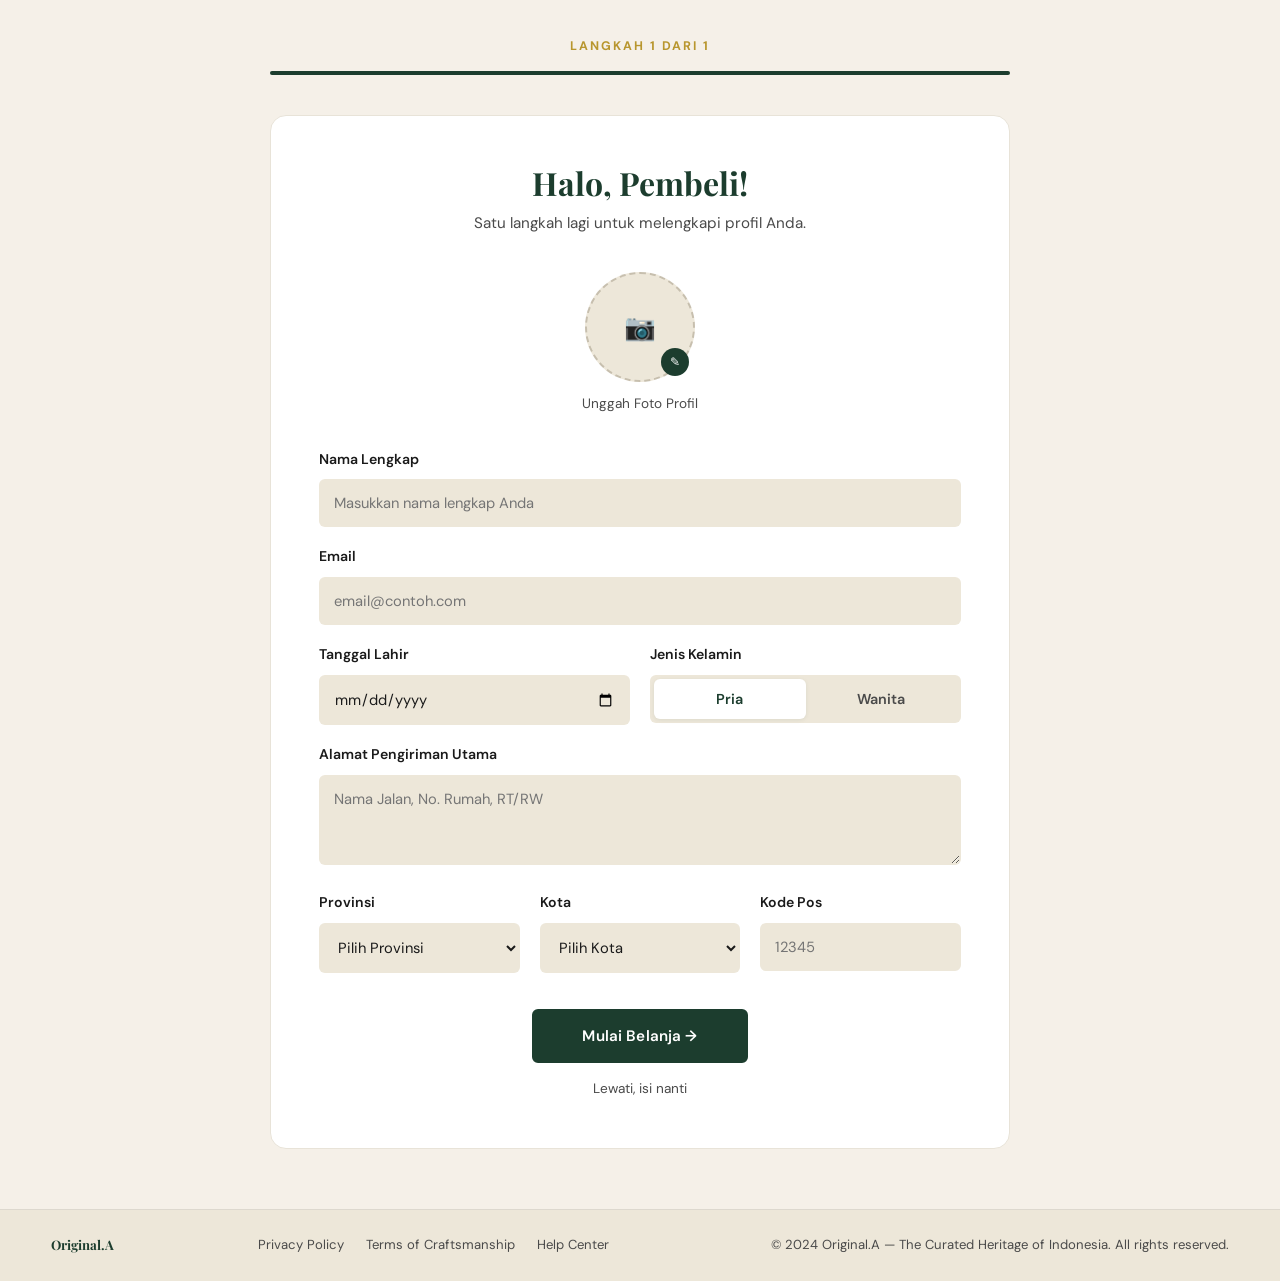
<file: profil-pembeli.html>
<!DOCTYPE html>
<html lang="id">
<head>
<meta charset="UTF-8"/>
<meta name="viewport" content="width=device-width, initial-scale=1.0"/>
<title>Profil Pembeli — Original.A</title>
<link rel="stylesheet" href="style.css"/>
<style>
  body { background:var(--cream); }
  .progress-wrap { padding:36px 20px 0; max-width:780px; margin:0 auto; text-align:center; }
  .progress-lbl { font-size:0.78rem; letter-spacing:0.16em; color:var(--gold); font-weight:700; margin-bottom:14px; }
  .progress-bar { height:4px; background:var(--border); border-radius:3px; overflow:hidden; }
  .progress-bar > span { display:block; height:100%; width:100%; background:var(--green); }

  .form-wrap { max-width:780px; margin:40px auto 60px; padding:0 20px; }
  .form-card {
    background:var(--white); border:1px solid var(--border-light);
    border-radius:var(--radius-lg); padding:48px;
  }
  .form-card h1 { text-align:center; font-size:2rem; margin-bottom:8px; }
  .form-card .lead { text-align:center; color:var(--text-mid); font-size:0.95rem; margin-bottom:36px; }

  .avatar-up { display:flex; flex-direction:column; align-items:center; margin-bottom:32px; }
  .avatar-circle {
    width:110px; height:110px; border-radius:50%; background:var(--cream-dark);
    border:2px dashed #c7bfae; display:flex; align-items:center; justify-content:center;
    color:var(--text-muted); font-size:1.6rem; position:relative; cursor:pointer;
    background-size: cover; background-position: center;
  }
  .avatar-edit {
    position:absolute; bottom:4px; right:4px; width:28px; height:28px; background:var(--green);
    border-radius:50%; color:var(--white); display:flex; align-items:center; justify-content:center; font-size:0.75rem;
  }
  .avatar-up p { margin-top:10px; font-size:0.85rem; color:var(--text-mid); }

  .row { display:grid; grid-template-columns:1fr 1fr; gap:20px; margin-bottom:18px; }
  .row.three { grid-template-columns:1fr 1fr 1fr; }
  .field label { display:block; font-size:0.88rem; font-weight:600; color:var(--text-dark); margin-bottom:8px; }
  .field input, .field select, .field textarea {
    width:100%; padding:13px 14px; background:var(--cream-dark); border:1px solid transparent;
    border-radius:var(--radius-sm); font-family:var(--font-body); font-size:0.92rem; color:var(--text-dark); outline:none;
  }
  .field input:focus, .field select:focus, .field textarea:focus { border-color:var(--green); background:var(--white); }
  .field textarea { min-height:90px; resize:vertical; }
  .gender-toggle { display:grid; grid-template-columns:1fr 1fr; gap:0; background:var(--cream-dark); padding:4px; border-radius:var(--radius-sm); }
  .gender-toggle button { padding:11px; background:transparent; border-radius:6px; font-weight:600; color:var(--text-mid); font-size:0.9rem; }
  .gender-toggle button.active { background:var(--white); color:var(--green); box-shadow:var(--shadow-sm); }

  .actions { text-align:center; margin-top:36px; }
  .actions .btn { padding:15px 48px; font-size:0.95rem; }
  .skip { display:block; margin-top:14px; color:var(--text-mid); font-size:0.85rem; }

  footer.mini { background:var(--cream-dark); padding:24px 0; border-top:1px solid var(--border); }
  footer.mini .row-foot { display:flex; justify-content:space-between; flex-wrap:wrap; gap:12px; font-size:0.82rem; color:var(--text-mid); }
  footer.mini .row-foot strong { color:var(--green); font-family:var(--font-display); }
  footer.mini .row-foot a { color:var(--text-mid); margin-right:18px; }

  @media(max-width:700px){
    .row, .row.three { grid-template-columns:1fr; }
    .form-card { padding:30px 22px; }
  }
</style>
</head>
<body>

<div class="progress-wrap">
  <div class="progress-lbl">LANGKAH 1 DARI 1</div>
  <div class="progress-bar"><span></span></div>
</div>

<div class="form-wrap">
  <form id="profileForm" class="form-card">
    <h1>Halo, <span id="displayUserName">Pembeli</span>!</h1>
    <p class="lead">Satu langkah lagi untuk melengkapi profil Anda.</p>

    <div class="avatar-up">
      <div class="avatar-circle" id="profileAvatar" onclick="document.getElementById('avatarInput').click();">
        <span id="avatarPlaceholder">📷</span>
        <div class="avatar-edit">✎</div>
      </div>
      <input type="file" id="avatarInput" accept="image/*" style="display:none;"/>
      <p>Unggah Foto Profil</p>
    </div>

    <div class="field" style="margin-bottom:18px;">
      <label>Nama Lengkap</label>
      <input type="text" id="inputName" placeholder="Masukkan nama lengkap Anda" required/>
    </div>

    <div class="field" style="margin-bottom:18px;">
      <label>Email</label>
      <input type="email" id="inputEmail" placeholder="email@contoh.com" required/>
    </div>

    <div class="row">
      <div class="field">
        <label>Tanggal Lahir</label>
        <input type="date" id="inputBirthDate"/>
      </div>
      <div class="field">
        <label>Jenis Kelamin</label>
        <div class="gender-toggle" id="genderToggle">
          <button type="button" class="active" data-gender="Pria">Pria</button>
          <button type="button" data-gender="Wanita">Wanita</button>
        </div>
      </div>
    </div>

    <div class="field" style="margin-bottom:18px;">
      <label>Alamat Pengiriman Utama</label>
      <textarea id="inputAddress" placeholder="Nama Jalan, No. Rumah, RT/RW"></textarea>
    </div>

    <div class="row three">
      <div class="field">
        <label>Provinsi</label>
        <select id="selectProvinsi">
          <option value="">Pilih Provinsi</option>
          <option>Aceh</option>
          <option>Bali</option>
          <option>Banten</option>
          <option>Bengkulu</option>
          <option>DI Yogyakarta</option>
          <option>DKI Jakarta</option>
          <option>Gorontalo</option>
          <option>Jambi</option>
          <option>Jawa Barat</option>
          <option>Jawa Tengah</option>
          <option>Jawa Timur</option>
          <option>Kalimantan Barat</option>
          <option>Kalimantan Selatan</option>
          <option>Kalimantan Tengah</option>
          <option>Kalimantan Timur</option>
          <option>Kalimantan Utara</option>
          <option>Kepulauan Bangka Belitung</option>
          <option>Kepulauan Riau</option>
          <option>Lampung</option>
          <option>Maluku</option>
          <option>Maluku Utara</option>
          <option>Nusa Tenggara Barat</option>
          <option>Nusa Tenggara Timur</option>
          <option>Papua</option>
          <option>Papua Barat</option>
          <option>Papua Pegunungan</option>
          <option>Papua Selatan</option>
          <option>Papua Tengah</option>
          <option>Papua Barat Daya</option>
          <option>Riau</option>
          <option>Sulawesi Barat</option>
          <option>Sulawesi Selatan</option>
          <option>Sulawesi Tengah</option>
          <option>Sulawesi Tenggara</option>
          <option>Sulawesi Utara</option>
          <option>Sumatera Barat</option>
          <option>Sumatera Selatan</option>
          <option>Sumatera Utara</option>
        </select>
      </div>
      <div class="field">
        <label>Kota</label>
        <select id="selectKota"><option value="">Pilih Kota</option></select>
      </div>
      <div class="field">
        <label>Kode Pos</label>
        <input type="text" id="inputZip" placeholder="12345"/>
      </div>
    </div>

    <div class="actions">
      <button type="submit" class="btn btn-primary">Mulai Belanja →</button>
      <a href="index-loggedin.html" class="skip">Lewati, isi nanti</a>
    </div>
  </form>
</div>

<footer class="mini">
  <div class="container">
    <div class="row-foot">
      <strong>Original.A</strong>
      <div>
        <a href="#">Privacy Policy</a>
        <a href="#">Terms of Craftsmanship</a>
        <a href="#">Help Center</a>
      </div>
      <span>© 2024 Original.A — The Curated Heritage of Indonesia. All rights reserved.</span>
    </div>
  </div>
</footer>

<script>
  // Data Kota per Provinsi (Contoh populer untuk memperlengkap)
  const cityData = {
    "Aceh": ["Banda Aceh", "Lhokseumawe", "Sabang", "Meulaboh", "Langsa"],
    "Bali": ["Denpasar", "Kuta", "Ubud", "Singaraja", "Tabanan"],
    "Banten": ["Tangerang", "Serang", "Cilegon", "Tangerang Selatan", "Pandeglang"],
    "DI Yogyakarta": ["Yogyakarta", "Sleman", "Bantul", "Kulon Progo", "Gunungkidul"],
    "DKI Jakarta": ["Jakarta Pusat", "Jakarta Utara", "Jakarta Barat", "Jakarta Selatan", "Jakarta Timur"],
    "Jawa Barat": ["Bandung", "Bekasi", "Depok", "Bogor", "Cimahi", "Tasikmalaya", "Cirebon"],
    "Jawa Tengah": ["Semarang", "Surakarta", "Magelang", "Pekalongan", "Salatiga", "Tegal"],
    "Jawa Timur": ["Surabaya", "Malang", "Batu", "Kediri", "Madiun", "Mojokerto", "Pasuruan", "Probolinggo"],
    "Sumatera Utara": ["Medan", "Binjai", "Pematangsiantar", "Tanjungbalai", "Tebing Tinggi"],
    "Sumatera Barat": ["Padang", "Bukittinggi", "Payakumbuh", "Solok"],
    "Riau": ["Pekanbaru", "Dumai"],
    "Kepulauan Riau": ["Batam", "Tanjungpinang"],
    "Lampung": ["Bandar Lampung", "Metro"],
    "Sulawesi Selatan": ["Makassar", "Palopo", "Parepare"],
    "Sulawesi Utara": ["Manado", "Bitung", "Tomohon"],
    "Kalimantan Timur": ["Samarinda", "Balikpapan", "Bontang"],
    "Kalimantan Selatan": ["Banjarmasin", "Banjarbaru"],
    "Nusa Tenggara Barat": ["Mataram", "Bima"],
    "Nusa Tenggara Timur": ["Kupang"],
    "Papua": ["Jayapura"]
  };

  const provSelect = document.getElementById('selectProvinsi');
  const citySelect = document.getElementById('selectKota');
  const avatarInput = document.getElementById('avatarInput');
  const profileAvatar = document.getElementById('profileAvatar');
  const avatarPlaceholder = document.getElementById('avatarPlaceholder');
  let currentAvatarData = null;

  avatarInput.addEventListener('change', function(e) {
    const file = e.target.files[0];
    if (file) {
      const reader = new FileReader();
      reader.onload = function(event) {
        currentAvatarData = event.target.result;
        profileAvatar.style.backgroundImage = `url(${currentAvatarData})`;
        avatarPlaceholder.style.display = 'none';
        profileAvatar.style.borderStyle = 'solid';
        profileAvatar.style.borderColor = 'var(--border)';
      };
      reader.readAsDataURL(file);
    }
  });

  provSelect.addEventListener('change', function() {
    const prov = this.value;
    citySelect.innerHTML = '<option value="">Pilih Kota</option>';
    
    if (cityData[prov]) {
      cityData[prov].forEach(city => {
        const opt = document.createElement('option');
        opt.value = city;
        opt.textContent = city;
        citySelect.appendChild(opt);
      });
    } else if (prov) {
      // Jika data kota tidak ada di mapping, beri opsi default atau input manual
      const opt = document.createElement('option');
      opt.value = "Lainnya";
      opt.textContent = "Lainnya (Pilih Provinsi lain atau Hubungi Kami)";
      citySelect.appendChild(opt);
    }
  });

  let selectedGender = "Pria";
  document.querySelectorAll('.gender-toggle button').forEach(b => {
    b.addEventListener('click', () => {
      document.querySelectorAll('.gender-toggle button').forEach(x=>x.classList.remove('active'));
      b.classList.add('active');
      selectedGender = b.getAttribute('data-gender');
    });
  });

  const profileForm = document.getElementById('profileForm');
  profileForm.addEventListener('submit', function(e) {
    e.preventDefault();
    
    // Ambil data dari form
    const userData = {
      name: document.getElementById('inputName').value,
      email: document.getElementById('inputEmail').value,
      birthDate: document.getElementById('inputBirthDate').value,
      gender: selectedGender,
      address: document.getElementById('inputAddress').value,
      province: provSelect.value,
      city: citySelect.value,
      zip: document.getElementById('inputZip').value,
      avatar: currentAvatarData
    };

    // Simpan ke localStorage
    localStorage.setItem('oa_user', JSON.stringify(userData));
    
    // Redirect
    window.location.href = 'index-loggedin.html';
  });

  /* ---- CEK STATUS LOGIN & PRE-FILL ---- */
  (function() {
    const u = localStorage.getItem('oa_user');
    if (u) {
      try {
        const d = JSON.parse(u);
        if (d.name) {
          document.getElementById('displayUserName').textContent = d.name;
          document.getElementById('inputName').value = d.name;
          
          if (!d.avatar) {
            // Set initials in profile avatar only if no image
            const initials = d.name.substring(0, 2).toUpperCase();
            profileAvatar.innerHTML = `<span id="avatarPlaceholder">${initials}</span><div class="avatar-edit">✎</div>`;
            profileAvatar.style.fontSize = '2rem';
            profileAvatar.style.fontWeight = '700';
            profileAvatar.style.color = 'var(--green)';
            profileAvatar.style.borderStyle = 'solid';
            profileAvatar.style.borderColor = 'var(--border)';
          }
        }
        if (d.avatar) {
          currentAvatarData = d.avatar;
          profileAvatar.style.backgroundImage = `url(${d.avatar})`;
          const ph = document.getElementById('avatarPlaceholder');
          if (ph) ph.style.display = 'none';
          profileAvatar.style.borderStyle = 'solid';
          profileAvatar.style.borderColor = 'var(--border)';
        }
        if (d.email) {
          document.getElementById('inputEmail').value = d.email;
        }
        if (d.address) document.getElementById('inputAddress').value = d.address;
        if (d.zip) document.getElementById('inputZip').value = d.zip;
        if (d.birthDate) document.getElementById('inputBirthDate').value = d.birthDate;
        
        if (d.province) {
          provSelect.value = d.province;
          provSelect.dispatchEvent(new Event('change'));
          if (d.city) citySelect.value = d.city;
        }
      } catch (e) { console.error("Error parsing user data", e); }
    }
  })();
</script>
<script src="cart.js"></script>
</body>
</html>
</file>
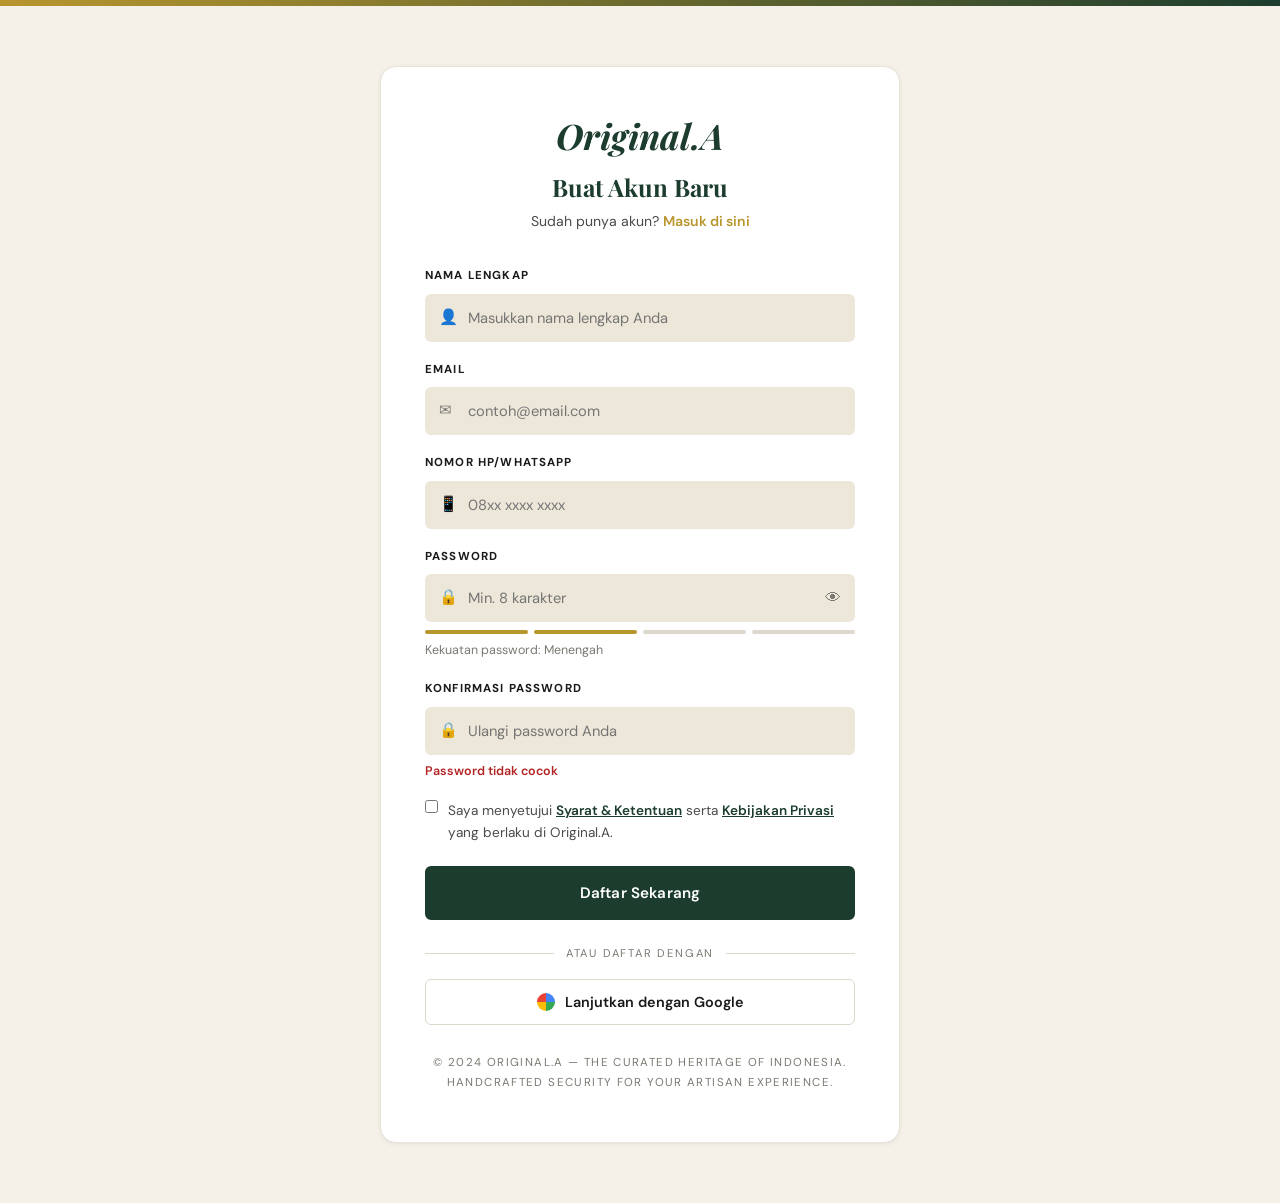
<file: registrasi.html>
<!DOCTYPE html>
<html lang="id">
<head>
<meta charset="UTF-8"/>
<meta name="viewport" content="width=device-width, initial-scale=1.0"/>
<title>Registrasi — Original.A</title>
<link rel="stylesheet" href="style.css"/>
<style>
  body { background:var(--cream); }
  .top-strip { height:6px; background:linear-gradient(90deg,var(--gold),var(--green)); }
  .reg-wrap { padding:60px 20px; display:flex; justify-content:center; }
  .reg-card {
    width:100%; max-width:520px; background:var(--white); border-radius:var(--radius-lg);
    padding:48px 44px; box-shadow:var(--shadow-sm); border:1px solid var(--border-light);
  }
  .reg-card h1.logo { text-align:center; font-style:italic; color:var(--green); font-size:2.2rem; margin-bottom:16px; }
  .reg-card h2 { text-align:center; font-size:1.5rem; margin-bottom:8px; }
  .reg-sub { text-align:center; font-size:0.88rem; color:var(--text-mid); margin-bottom:32px; }
  .reg-sub a { color:var(--gold); font-weight:600; }
  .field { margin-bottom:18px; }
  .field label { display:block; font-size:0.72rem; font-weight:700; letter-spacing:0.1em; text-transform:uppercase; color:var(--text-dark); margin-bottom:8px; }
  .input-wrap { position:relative; }
  .input-wrap .ico {
    position:absolute; left:14px; top:50%; transform:translateY(-50%);
    color:var(--text-muted); font-size:0.95rem;
  }
  .input-wrap .eye { position:absolute; right:14px; top:50%; transform:translateY(-50%); color:var(--text-muted); cursor:pointer; }
  .input-wrap input {
    width:100%; padding:13px 14px 13px 42px; background:var(--cream-dark); border:1px solid transparent;
    border-radius:var(--radius-sm); font-family:var(--font-body); font-size:0.92rem; color:var(--text-dark); outline:none;
  }
  .input-wrap input:focus { border-color:var(--green); background:var(--white); }
  .strength { display:flex; gap:6px; margin-top:8px; }
  .strength span { flex:1; height:4px; border-radius:3px; background:var(--border); }
  .strength span.on { background:var(--gold); }
  .strength-lbl { font-size:0.78rem; color:var(--text-muted); margin-top:6px; }
  .err { color:#b32424; font-size:0.78rem; font-weight:600; margin-top:6px; }
  .agree { display:flex; gap:10px; align-items:flex-start; font-size:0.85rem; color:var(--text-mid); margin:6px 0 22px; line-height:1.6; }
  .agree a { color:var(--green); text-decoration:underline; font-weight:600; }
  .btn-block { width:100%; justify-content:center; padding:15px; font-size:0.95rem; }
  .auth-divider { display:flex; align-items:center; gap:12px; margin:24px 0 16px; font-size:0.7rem; letter-spacing:0.16em; color:var(--text-muted); text-transform:uppercase; }
  .auth-divider::before, .auth-divider::after { content:''; flex:1; height:1px; background:var(--border); }
  .btn-google {
    width:100%; display:flex; align-items:center; justify-content:center; gap:10px;
    padding:13px; background:var(--white); border:1px solid var(--border);
    border-radius:var(--radius-sm); font-weight:600; font-size:0.9rem; color:var(--text-dark); cursor:pointer;
  }
  .btn-google .g {
    width:18px; height:18px; border-radius:50%;
    background:conic-gradient(from 0deg,#4285F4 0 25%,#34A853 25% 50%,#FBBC05 50% 75%,#EA4335 75% 100%);
  }
  .reg-foot { text-align:center; margin-top:28px; font-size:0.72rem; letter-spacing:0.12em; color:var(--text-muted); line-height:1.8; }
</style>
</head>
<body>
<div class="top-strip"></div>

<div class="reg-wrap">
  <div class="reg-card">
    <h1 class="logo">Original.A</h1>
    <h2>Buat Akun Baru</h2>
    <p class="reg-sub">Sudah punya akun? <a href="login.html">Masuk di sini</a></p>

    <form id="regForm">
      <div class="field">
        <label>Nama Lengkap</label>
        <div class="input-wrap">
          <span class="ico">👤</span>
          <input type="text" id="regName" placeholder="Masukkan nama lengkap Anda" required/>
        </div>
      </div>

      <div class="field">
        <label>Email</label>
        <div class="input-wrap">
          <span class="ico">✉</span>
          <input type="email" id="regEmail" placeholder="contoh@email.com" required/>
        </div>
      </div>

      <div class="field">
        <label>Nomor HP/WhatsApp</label>
        <div class="input-wrap">
          <span class="ico">📱</span>
          <input type="tel" id="regPhone" placeholder="08xx xxxx xxxx" required/>
        </div>
      </div>

      <div class="field">
        <label>Password</label>
        <div class="input-wrap">
          <span class="ico">🔒</span>
          <input type="password" id="pw" placeholder="Min. 8 karakter" required/>
          <span class="eye" onclick="const i=document.getElementById('pw'); i.type=i.type==='password'?'text':'password';">👁</span>
        </div>
        <div class="strength"><span class="on"></span><span class="on"></span><span></span><span></span></div>
        <div class="strength-lbl">Kekuatan password: Menengah</div>
      </div>

      <div class="field">
        <label>Konfirmasi Password</label>
        <div class="input-wrap">
          <span class="ico">🔒</span>
          <input type="password" placeholder="Ulangi password Anda" required/>
        </div>
        <div class="err">Password tidak cocok</div>
      </div>

      <label class="agree">
        <input type="checkbox" required/>
        <span>Saya menyetujui <a href="#">Syarat & Ketentuan</a> serta <a href="#">Kebijakan Privasi</a> yang berlaku di Original.A.</span>
      </label>

      <button type="submit" class="btn btn-primary btn-block">Daftar Sekarang</button>

      <div class="auth-divider">Atau Daftar Dengan</div>
      <button type="button" class="btn-google"><span class="g"></span> Lanjutkan dengan Google</button>

      <div class="reg-foot">
        © 2024 ORIGINAL.A — THE CURATED HERITAGE OF INDONESIA.<br>
        HANDCRAFTED SECURITY FOR YOUR ARTISAN EXPERIENCE.
      </div>
    </form>
  </div>
</div>
<script>
  document.getElementById('regForm').addEventListener('submit', function(e) {
    e.preventDefault();
    const userData = {
      name: document.getElementById('regName').value,
      email: document.getElementById('regEmail').value,
      phone: document.getElementById('regPhone').value
    };
    localStorage.setItem('oa_user', JSON.stringify(userData));
    window.location.href = 'profil-pembeli.html';
  });
</script>
<script src="cart.js"></script>
</body>
</html>
</file>
<file: style.css>
/* =========================================
   STYLE.CSS — Original.A
   Platform Warisan UMKM Indonesia Terkurasi
   ========================================= */

@import url('https://fonts.googleapis.com/css2?family=Playfair+Display:ital,wght@0,400;0,600;0,700;0,900;1,400;1,700&family=DM+Sans:wght@300;400;500;600&display=swap');

/* ---- CSS Variables ---- */
:root {
  --cream:       #F5F0E8;
  --cream-dark:  #EDE7D9;
  --green:       #1C3D2E;
  --green-mid:   #2D5A40;
  --green-light: #3D6B50;
  --gold:        #B8962E;
  --gold-light:  #C9A84C;
  --text-dark:   #1A1A1A;
  --text-mid:    #4A4A4A;
  --text-muted:  #7A7A72;
  --white:       #FFFFFF;
  --border:      #DDD8CE;
  --border-light:#E8E3D8;

  --font-display: 'Playfair Display', Georgia, serif;
  --font-body:    'DM Sans', sans-serif;

  --radius-sm:  6px;
  --radius-md:  10px;
  --radius-lg:  16px;
  --radius-xl:  24px;

  --shadow-sm:  0 1px 4px rgba(28,61,46,0.08);
  --shadow-md:  0 4px 20px rgba(28,61,46,0.1);
  --shadow-lg:  0 8px 40px rgba(28,61,46,0.15);

  --nav-height: 68px;
  --transition: 0.25s cubic-bezier(0.4,0,0.2,1);
}

/* ---- Reset ---- */
*,*::before,*::after { box-sizing:border-box; margin:0; padding:0; }
html { scroll-behavior:smooth; font-size:16px; }
body {
  background: var(--cream);
  color: var(--text-dark);
  font-family: var(--font-body);
  line-height: 1.7;
  overflow-x: hidden;
}
img { max-width:100%; display:block; }
a   { color:inherit; text-decoration:none; }
ul  { list-style:none; }
button { cursor:pointer; border:none; font-family:inherit; }

/* ---- Typography ---- */
h1,h2,h3,h4 { font-family:var(--font-display); line-height:1.2; color:var(--green); }
h1 { font-size:clamp(2.4rem,5vw,4rem); font-weight:700; }
h2 { font-size:clamp(1.8rem,3.5vw,2.8rem); font-weight:700; }
h3 { font-size:clamp(1.1rem,2vw,1.4rem); font-weight:600; }
h4 { font-size:1rem; font-weight:600; }
p  { color:var(--text-mid); font-size:0.95rem; }

/* ---- Layout ---- */
.container { width:92%; max-width:1200px; margin:0 auto; }
.section    { padding:80px 0; }

/* ---- Buttons ---- */
.btn {
  display:inline-flex; align-items:center; gap:8px;
  padding:13px 28px; border-radius:var(--radius-sm);
  font-family:var(--font-body); font-size:0.9rem; font-weight:600;
  letter-spacing:0.01em; transition:var(--transition); cursor:pointer;
}
.btn-primary {
  background:var(--green); color:var(--white); border:2px solid var(--green);
}
.btn-primary:hover { background:var(--green-mid); border-color:var(--green-mid); transform:translateY(-1px); box-shadow:var(--shadow-md); }

.btn-gold {
  background:var(--gold); color:var(--white); border:2px solid var(--gold);
}
.btn-gold:hover { background:var(--gold-light); border-color:var(--gold-light); transform:translateY(-1px); }

.btn-outline {
  background:transparent; color:var(--green); border:2px solid var(--green);
}
.btn-outline:hover { background:var(--green); color:var(--white); }

.btn-outline-white {
  background:transparent; color:var(--white); border:2px solid rgba(255,255,255,0.5);
}
.btn-outline-white:hover { background:rgba(255,255,255,0.1); border-color:var(--white); }

/* ---- Badge / Tag ---- */
.badge {
  display:inline-block; padding:4px 12px; border-radius:100px;
  font-size:0.72rem; font-weight:700; letter-spacing:0.08em; text-transform:uppercase;
}
.badge-gold   { background:rgba(184,150,46,0.15); color:var(--gold); border:1px solid rgba(184,150,46,0.3); }
.badge-green  { background:var(--green); color:var(--white); }
.badge-cream  { background:var(--cream-dark); color:var(--text-mid); }

/* ---- Card ---- */
.card {
  background:var(--white); border:1px solid var(--border-light);
  border-radius:var(--radius-md); overflow:hidden; transition:var(--transition);
}
.card:hover { box-shadow:var(--shadow-md); transform:translateY(-3px); }

/* ---- Divider ---- */
.divider { height:1px; background:var(--border); }

/* ============================================
   NAVBAR
   ============================================ */
.navbar {
  position:fixed; top:0; left:0; right:0; z-index:1000;
  height:var(--nav-height); display:flex; align-items:center;
  background:var(--cream); border-bottom:1px solid var(--border);
  transition:var(--transition);
}
.navbar.scrolled { box-shadow:var(--shadow-sm); }

.nav-inner {
  display:flex; align-items:center; justify-content:space-between;
  width:92%; max-width:1200px; margin:0 auto;
}

.nav-logo {
  font-family:var(--font-display); font-size:1.35rem; font-weight:700;
  color:var(--green); letter-spacing:0.01em;
}

.nav-links {
  display:flex; align-items:center; gap:32px;
}
.nav-links a {
  font-size:0.875rem; font-weight:500; color:var(--text-mid);
  transition:var(--transition); position:relative; padding-bottom:2px;
}
.nav-links a::after {
  content:''; position:absolute; bottom:-2px; left:0; width:0; height:2px;
  background:var(--green); transition:var(--transition);
}
.nav-links a:hover,
.nav-links a.active { color:var(--green); }
.nav-links a.active::after,
.nav-links a:hover::after { width:100%; }

.nav-actions { display:flex; align-items:center; gap:12px; }

.nav-masuk {
  font-size:0.875rem; font-weight:600; color:var(--green);
  transition:var(--transition);
}
.nav-masuk:hover { color:var(--green-mid); }

.nav-daftar {
  padding:9px 22px; background:var(--green); color:var(--white);
  border-radius:var(--radius-sm); font-size:0.875rem; font-weight:600;
  transition:var(--transition);
}
.nav-daftar:hover { background:var(--green-mid); transform:translateY(-1px); }

/* ---- Logged-in Nav User ---- */
.nav-user { gap:18px; }
.nav-icon {
  position:relative; width:38px; height:38px; border-radius:50%;
  display:flex; align-items:center; justify-content:center;
  background:var(--white); border:1px solid var(--border);
  color:var(--green); font-size:1rem; transition:var(--transition);
}
.nav-icon:hover { border-color:var(--green); transform:translateY(-1px); box-shadow:var(--shadow-sm); }
.nav-badge {
  position:absolute; top:-4px; right:-4px; min-width:18px; height:18px; padding:0 5px;
  background:var(--gold); color:var(--white); border-radius:100px;
  font-size:0.65rem; font-weight:700; display:flex; align-items:center; justify-content:center;
  border:2px solid var(--cream);
}
.nav-profile {
  display:flex; align-items:center; gap:10px; padding:5px 14px 5px 5px;
  background:var(--white); border:1px solid var(--border); border-radius:100px;
  transition:var(--transition);
}
.nav-profile:hover { border-color:var(--green); box-shadow:var(--shadow-sm); }
.nav-avatar {
  width:30px; height:30px; border-radius:50%; background:var(--green); color:var(--white);
  display:flex; align-items:center; justify-content:center; font-size:0.72rem; font-weight:700;
}
.nav-name { font-size:0.85rem; font-weight:600; color:var(--green); }
@media(max-width:600px){ .nav-name { display:none; } }

.nav-toggle {
  display:none; flex-direction:column; gap:5px; cursor:pointer; background:none;
}
.nav-toggle span { display:block; width:22px; height:2px; background:var(--green); transition:var(--transition); }

/* ============================================
   PAGE HERO (halaman dalam)
   ============================================ */
.page-hero {
  padding-top:calc(var(--nav-height) + 64px);
  padding-bottom:64px;
  text-align:center;
  background:var(--cream);
}
.page-hero h1 { margin-bottom:16px; }
.page-hero p  { font-size:1.05rem; max-width:560px; margin:0 auto; }

/* ============================================
   FOOTER
   ============================================ */
footer {
  background:var(--green); color:var(--white);
  padding:64px 0 0;
}

.footer-top {
  display:grid; grid-template-columns:1.6fr 1fr 1fr 1.2fr; gap:48px;
  padding-bottom:48px;
}

.footer-brand .nav-logo { color:var(--white); font-size:1.5rem; margin-bottom:12px; }
.footer-brand p { color:rgba(255,255,255,0.6); font-size:0.875rem; line-height:1.7; max-width:240px; }

.footer-col h5 {
  font-family:var(--font-body); font-size:0.72rem; font-weight:700;
  letter-spacing:0.14em; text-transform:uppercase;
  color:var(--gold-light); margin-bottom:18px;
}
.footer-col ul { display:flex; flex-direction:column; gap:10px; }
.footer-col a { font-size:0.875rem; color:rgba(255,255,255,0.65); transition:var(--transition); }
.footer-col a:hover { color:var(--white); }
.footer-col a.active-link { color:var(--gold-light); }

.footer-newsletter p { font-size:0.875rem; color:rgba(255,255,255,0.6); margin-bottom:14px; }
.newsletter-form {
  display:flex; background:rgba(255,255,255,0.1); border:1px solid rgba(255,255,255,0.2);
  border-radius:var(--radius-sm); overflow:hidden;
}
.newsletter-form input {
  flex:1; padding:11px 16px; background:transparent; border:none; outline:none;
  font-family:var(--font-body); font-size:0.875rem; color:var(--white);
}
.newsletter-form input::placeholder { color:rgba(255,255,255,0.4); }
.newsletter-form button {
  padding:11px 16px; background:var(--gold); color:var(--white);
  font-size:0.875rem; font-weight:600; transition:var(--transition);
}
.newsletter-form button:hover { background:var(--gold-light); }

.footer-socials { display:flex; gap:10px; margin-top:16px; }
.footer-socials a {
  width:34px; height:34px; border-radius:50%; border:1px solid rgba(255,255,255,0.25);
  display:flex; align-items:center; justify-content:center;
  color:rgba(255,255,255,0.65); font-size:0.8rem; transition:var(--transition);
}
.footer-socials a:hover { border-color:var(--white); color:var(--white); }

.footer-bottom {
  border-top:1px solid rgba(255,255,255,0.1);
  padding:20px 0; text-align:center;
  font-size:0.8rem; color:rgba(255,255,255,0.4);
}

/* ============================================
   FADE-IN
   ============================================ */
.fade-up { opacity:0; transform:translateY(24px); transition:opacity 0.6s ease, transform 0.6s ease; }
.fade-up.visible { opacity:1; transform:translateY(0); }

/* ============================================
   SCROLL TOP
   ============================================ */
.scroll-top {
  position:fixed; bottom:28px; right:28px; z-index:500;
  width:42px; height:42px; background:var(--green); color:var(--white);
  border-radius:50%; display:flex; align-items:center; justify-content:center;
  font-size:1rem; opacity:0; pointer-events:none; transition:var(--transition);
  box-shadow:var(--shadow-md);
}
.scroll-top.show { opacity:1; pointer-events:auto; }
.scroll-top:hover { background:var(--green-mid); transform:translateY(-3px); }

/* ============================================
   RESPONSIVE
   ============================================ */
@media(max-width:1024px){
  .footer-top { grid-template-columns:1fr 1fr; }
}
@media(max-width:768px){
  .section { padding:60px 0; }
  .nav-links {
    display:none; position:fixed; inset:0; top:var(--nav-height);
    background:var(--cream); flex-direction:column; justify-content:center;
    align-items:center; gap:28px;
  }
  .nav-links.open { display:flex; }
  .nav-links a { font-size:1.4rem; }
  .nav-toggle { display:flex; }
  .footer-top { grid-template-columns:1fr; gap:32px; }
}
</file>
